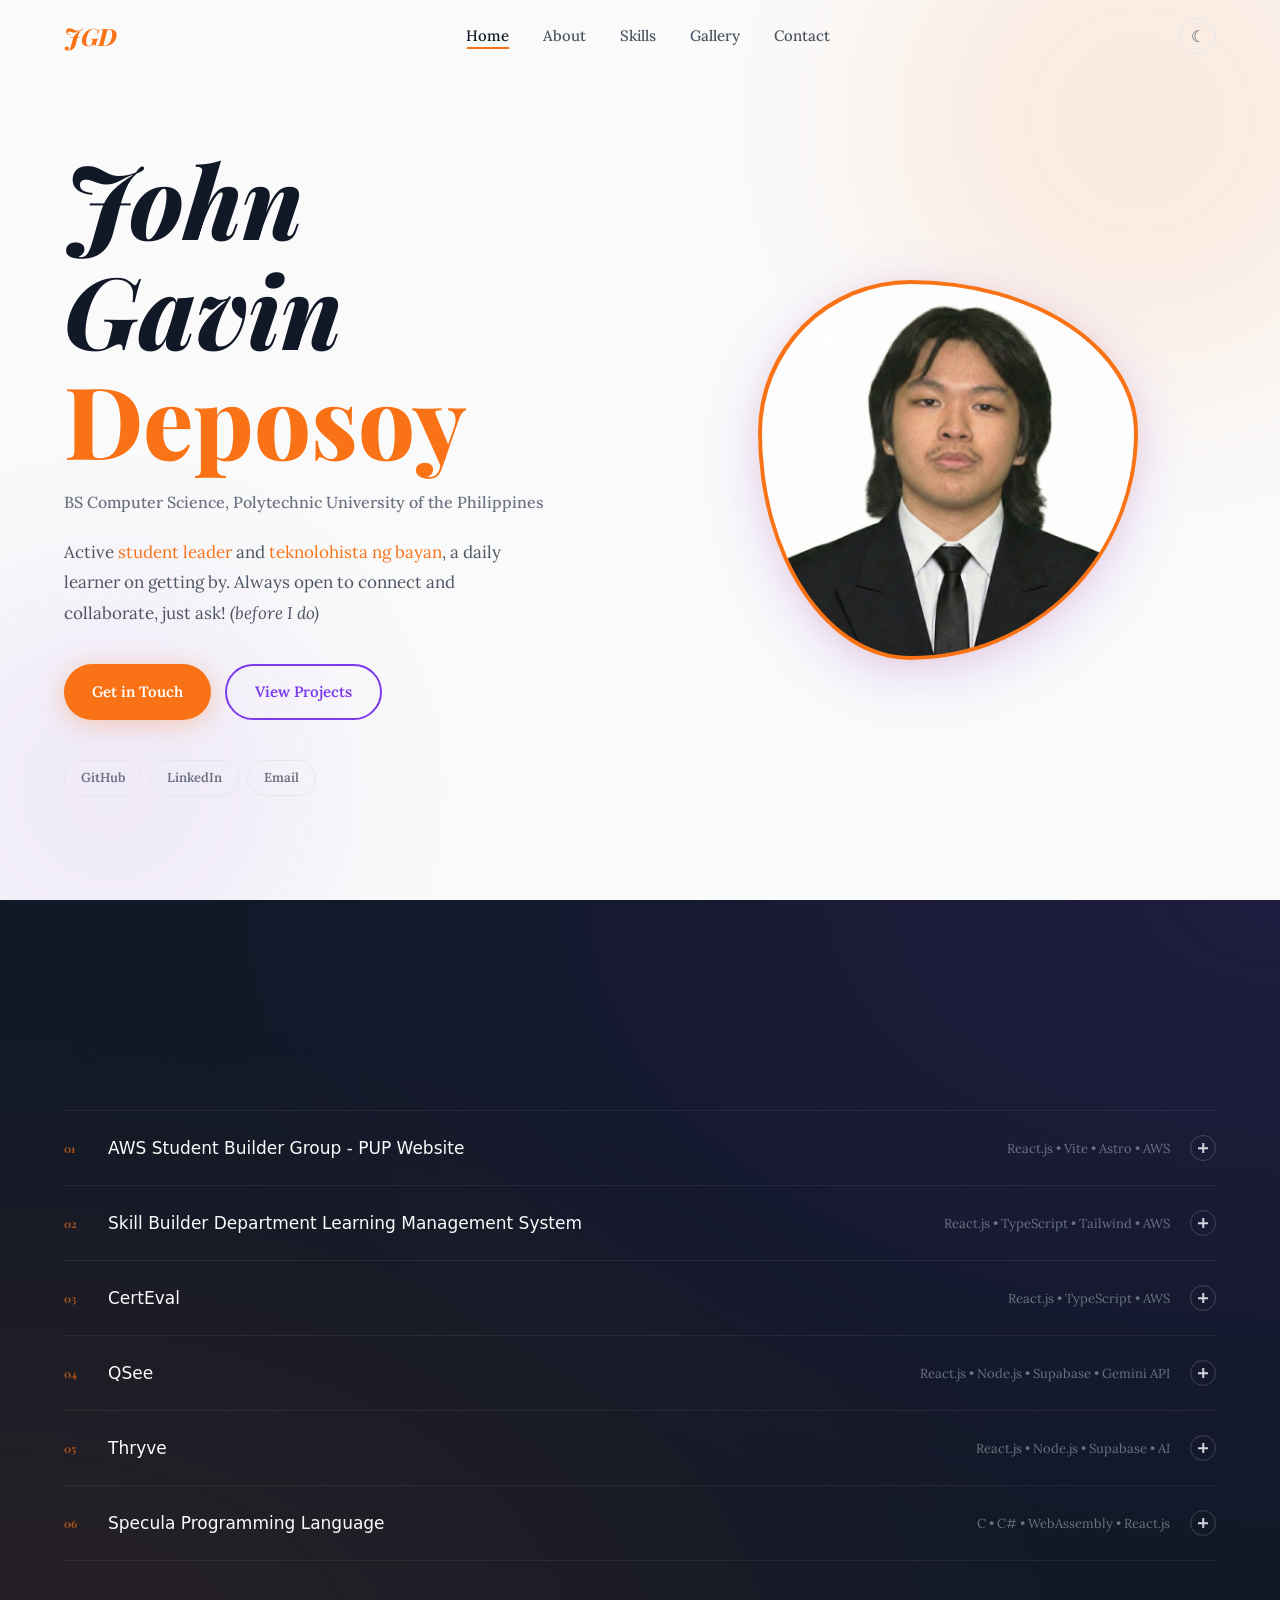
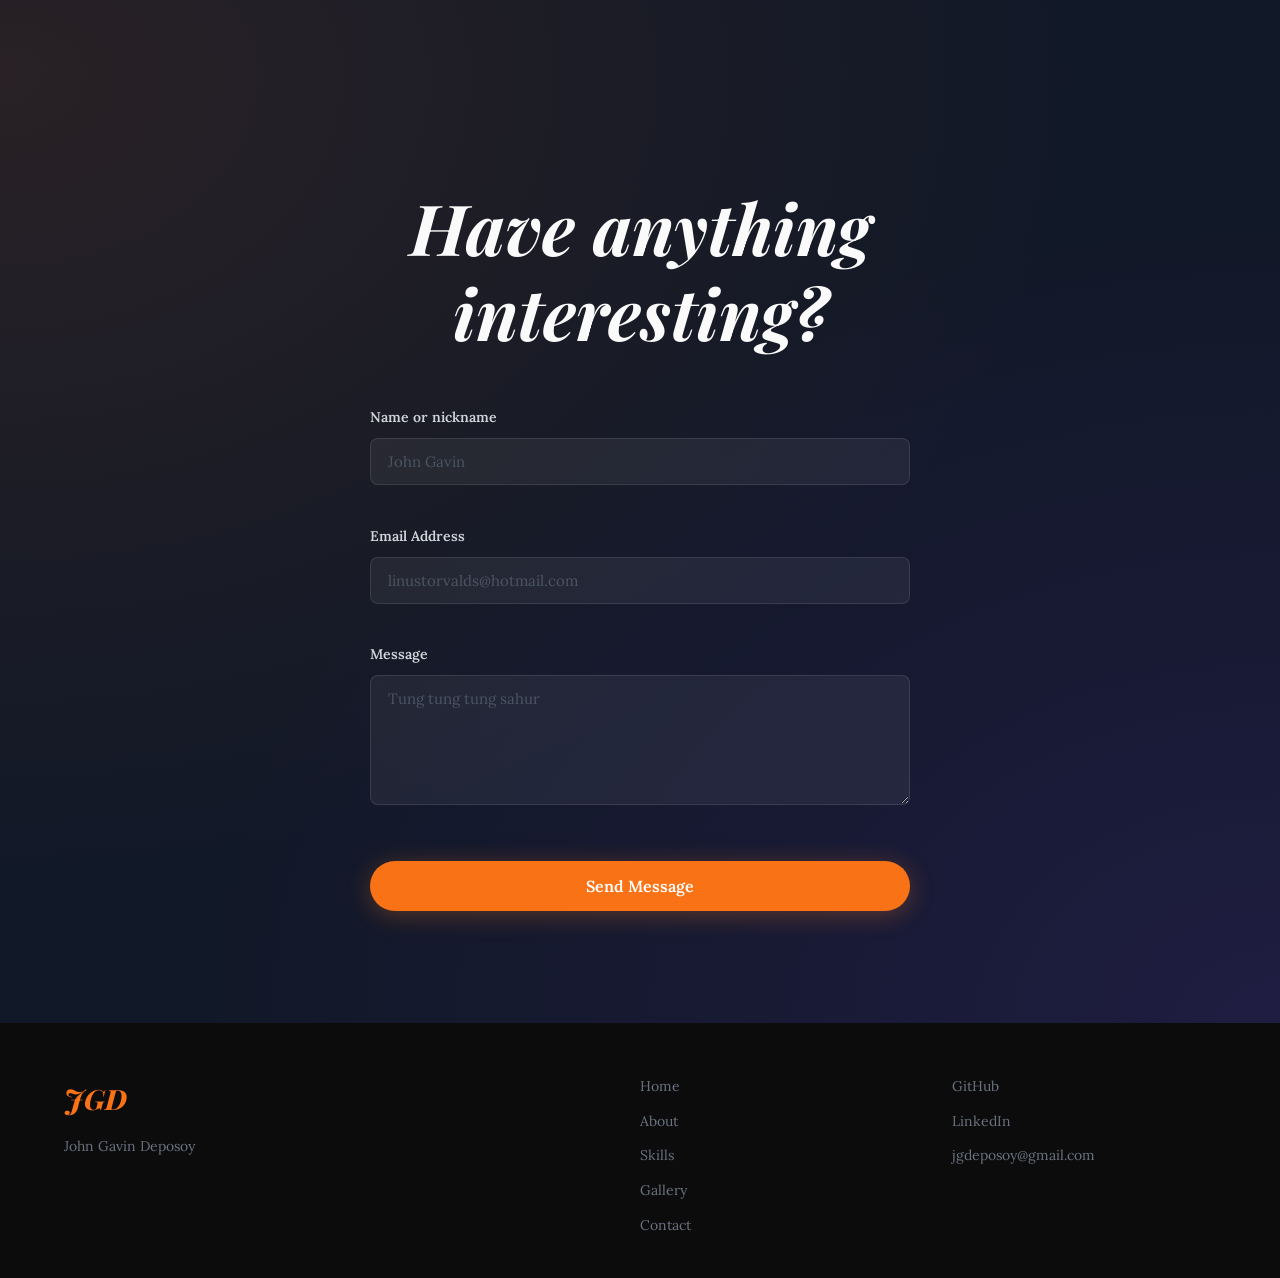
<file: index.html>
<!DOCTYPE html>
<html lang="en">

<head>
    <meta charset="UTF-8">
    <meta name="viewport" content="width=device-width, initial-scale=1.0">
    <meta name="description"
        content="John Gavin Deposoy - BS Computer Science at PUP Manila. Developer, cloud enthusiast, and open source contributor.">
    <meta name="author" content="John Gavin Deposoy">
    <title>John Gavin Deposoy | Portfolio</title>
    <link rel="preconnect" href="https://fonts.googleapis.com">
    <link rel="preconnect" href="https://fonts.gstatic.com" crossorigin>
    <link
        href="https://fonts.googleapis.com/css2?family=Playfair+Display:ital,wght@0,400;0,600;0,700;0,800;1,400;1,600&family=Lora:ital,wght@0,400;0,500;0,600;1,400;1,500&display=swap"
        rel="stylesheet">
    <link rel="stylesheet" href="css/style.css">
    <link rel="stylesheet" href="css/responsive.css">
    <link rel="icon" href="images/favicon.svg" type="image/svg+xml">
</head>

<body>

    <div id="cursor-dot" aria-hidden="true"></div>
    <div id="cursor-ring" aria-hidden="true"></div>

    <!-- ============================================================
         NAVIGATION
         ============================================================ -->
    <header id="main-header">
        <nav class="navbar container">
            <a href="index.html" class="nav-logo">JGD</a>
            <ul class="nav-links" id="nav-links" role="list">
                <li><a href="index.html" class="nav-link active">Home</a></li>
                <li><a href="about.html" class="nav-link">About</a></li>
                <li><a href="skills.html" class="nav-link">Skills</a></li>
                <li><a href="gallery.html" class="nav-link">Gallery</a></li>
                <li><a href="#contact" class="nav-link">Contact</a></li>
            </ul>
            <div class="nav-actions">
                <button class="dark-mode-toggle" id="dark-mode-toggle" aria-label="Switch to dark mode">
                    <span id="theme-icon">&#9790;</span>
                </button>
                <button class="nav-toggle" id="nav-toggle" aria-label="Toggle navigation" aria-expanded="false">
                    <span></span><span></span><span></span>
                </button>
            </div>
        </nav>
    </header>


    <!-- ============================================================
         HERO
         ============================================================ -->
    <section id="hero" class="hero-section">
        <div class="hero-bg-orb orb-1" aria-hidden="true"></div>
        <div class="hero-bg-orb orb-2" aria-hidden="true"></div>

        <div class="container hero-inner">

            <div class="hero-text">

                <h1 style="font-size: 100px;" class="hero-name">
                    John Gavin<br>
                    <span class="accent-text">Deposoy</span>
                </h1>

                <p class="hero-subtitle">BS Computer Science, Polytechnic University of the Philippines</p>

                <p class="hero-intro">
                    Active<span class="accent-text"> student leader </span> and <span class="accent-text">teknolohista
                        ng bayan</span>,
                    a daily learner on getting by. Always open to connect and collaborate, just ask! <i>(before I
                        do)</i>
                </p>

                <div class="hero-actions">
                    <a href="#contact" class="btn btn-primary" id="hero-cta">Get in Touch</a>
                    <a href="gallery.html" class="btn btn-outline" id="hero-gallery">View Projects</a>
                </div>

                <div class="hero-socials">
                    <a href="https://github.com/paisenpai" target="_blank" rel="noopener noreferrer" class="social-link"
                        id="hero-github">GitHub</a>
                    <a href="https://www.linkedin.com/in/johngavindeposoy/" target="_blank" rel="noopener noreferrer"
                        class="social-link" id="hero-linkedin">LinkedIn</a>
                    <a href="mailto:jgdeposoy@gmail.com" class="social-link" id="hero-email">Email</a>
                </div>
            </div>

            <div class="hero-image">
                <div class="profile-frame">
                    <img src="images/profile.png" alt="John Gavin Deposoy" class="profile-img" id="profile-photo">
                </div>
            </div>

        </div>
    </section>


    <!-- ============================================================
         PROJECTS LIST (accordion)
         Images appear inside each expanded item.
         ============================================================ -->
    <section id="projects-list" class="projects-list-section">
        <div class="container">

            <div class="hero-name">
                <h1>Projects</h1>
            </div>

            <div class="accordion" id="projects-accordion">

                <div class="accordion-item">
                    <button class="accordion-header" aria-expanded="false" id="acc-btn-1" aria-controls="acc-body-1">
                        <span class="acc-num">01</span>
                        <span class="acc-title">AWS Student Builder Group - PUP Website</span>
                        <span class="acc-tags">React.js &bull; Vite &bull; Astro &bull; AWS</span>
                        <span class="acc-icon" aria-hidden="true"></span>
                    </button>
                    <div class="accordion-body" id="acc-body-1" role="region" aria-labelledby="acc-btn-1">
                        <div class="accordion-body-inner">
                            <p>Official website for AWS Student Builder Group - PUP. Showcases projects, events, and
                                serves as the central hub for the community.Also contains the org's ID Finder tool.
                                Utilized and visited by hundreds monthly.</p>
                            <img src="images/projects/acc-awscc.png" alt="AWSCC PUP Website preview"
                                class="acc-project-img">
                            <a href="https://awsccpup.cloud/" target="_blank" rel="noopener noreferrer"
                                class="project-link">View Live Site &rarr;</a>
                        </div>
                    </div>
                </div>

                <div class="accordion-item">
                    <button class="accordion-header" aria-expanded="false" id="acc-btn-2" aria-controls="acc-body-2">
                        <span class="acc-num">02</span>
                        <span class="acc-title">Skill Builder Department Learning Management System</span>
                        <span class="acc-tags">React.js &bull; TypeScript &bull; Tailwind &bull; AWS</span>
                        <span class="acc-icon" aria-hidden="true"></span>
                    </button>
                    <div class="accordion-body" id="acc-body-2" role="region" aria-labelledby="acc-btn-2">
                        <div class="accordion-body-inner">
                            <p>Specialized Learning Management System for the AWS Student Builder Group - PUP Skill
                                Builder Department, hosting all learning materials
                                and modules for the department. Currently in use by hundreds of members of the
                                organization.</p>
                            <img src="images/projects/acc-lms.png" alt="Skill Builder LMS preview"
                                class="acc-project-img">
                            <a href="https://sbd.awsccpup.cloud/" target="_blank" rel="noopener noreferrer"
                                class="project-link">View Live Site &rarr;</a>
                        </div>
                    </div>
                </div>

                <div class="accordion-item">
                    <button class="accordion-header" aria-expanded="false" id="acc-btn-3" aria-controls="acc-body-3">
                        <span class="acc-num">03</span>
                        <span class="acc-title">CertEval</span>
                        <span class="acc-tags">React.js &bull; TypeScript &bull; AWS</span>
                        <span class="acc-icon" aria-hidden="true"></span>
                    </button>
                    <div class="accordion-body" id="acc-body-3" role="region" aria-labelledby="acc-btn-3">
                        <div class="accordion-body-inner">
                            <p>Certificate and event feedback automation system for AWS Student Builder Group - PUP
                                events and workshops.</p>
                            <!-- <img src="images/projects/acc-certeval.png" alt="CertEval preview" class="acc-project-img"> -->
                            <a href="https://certeval.awsccpup.cloud/" target="_blank" rel="noopener noreferrer"
                                class="project-link">View Live Site &rarr;</a>
                        </div>
                    </div>
                </div>

                <div class="accordion-item">
                    <button class="accordion-header" aria-expanded="false" id="acc-btn-4" aria-controls="acc-body-4">
                        <span class="acc-num">04</span>
                        <span class="acc-title">QSee</span>
                        <span class="acc-tags">React.js &bull; Node.js &bull; Supabase &bull; Gemini API</span>
                        <span class="acc-icon" aria-hidden="true"></span>
                    </button>
                    <div class="accordion-body" id="acc-body-4" role="region" aria-labelledby="acc-btn-4">
                        <div class="accordion-body-inner">
                            <p>Civil complaint forum and issue
                                tracker with user and admin access. Specialized and made for the Quezon City LGU. Won QC
                                Innohub 2025.</p>
                            <img src="images/projects/acc-qsee.png" alt="QSee preview" class="acc-project-img">
                            <a href="https://gitgyud-sparkfest.vercel.app/map" class="project-link">View Live Site
                                &rarr;</a>
                        </div>
                    </div>
                </div>

                <div class="accordion-item">
                    <button class="accordion-header" aria-expanded="false" id="acc-btn-5" aria-controls="acc-body-5">
                        <span class="acc-num">05</span>
                        <span class="acc-title">Thryve</span>
                        <span class="acc-tags">React.js &bull; Node.js &bull; Supabase &bull; AI</span>
                        <span class="acc-icon" aria-hidden="true"></span>
                    </button>
                    <div class="accordion-body" id="acc-body-5" role="region" aria-labelledby="acc-btn-5">
                        <div class="accordion-body-inner">
                            <p> Business feature prototyping powered by AI, includes dashboard and Real Time Chat for
                                unified team workflows. Aimed to reduce prototype costs for startups and MSMEs. BPI
                                Datawave Hackathon 2025 entry.</p>
                            <img src="images/projects/acc-thryve.png" alt="Thryve preview" class="acc-project-img">
                            <a href="https://www.figma.com/design/VYNws9KZtzvOF0RXOD0d07/THRYVE-PROTOTYPE?t=OOfgPpmj1xPUJ6WT-0"
                                class="project-link">View Prototype &rarr;</a>
                        </div>
                    </div>
                </div>

                <div class="accordion-item">
                    <button class="accordion-header" aria-expanded="false" id="acc-btn-6" aria-controls="acc-body-6">
                        <span class="acc-num">06</span>
                        <span class="acc-title">Specula Programming Language</span>
                        <span class="acc-tags">C &bull; C# &bull; WebAssembly &bull; React.js</span>
                        <span class="acc-icon" aria-hidden="true"></span>
                    </button>
                    <div class="accordion-body" id="acc-body-6" role="region" aria-labelledby="acc-btn-6">
                        <div class="accordion-body-inner">
                            <p>A programming language focused on concurrency and communication, with a lexer and parser
                                built from scratch.</p>
                            <img src="images/projects/acc-specula.png" alt="Specula PL preview" class="acc-project-img">
                            <a href="https://sky1sbloo.github.io/specula-pl/" target="_blank" rel="noopener noreferrer"
                                class="project-link">View Live Site &rarr;</a>
                        </div>
                    </div>
                </div>

            </div>
        </div>
    </section>


    <!-- ============================================================
         CONTACT
         ============================================================ -->
    <section id="contact" class="contact-section reveal">
        <div class="container">
            <div class="section-intro centered">
                <h1><i>Have anything interesting?</i></h1>
            </div>
            <form id="contact-form" class="contact-form" novalidate>
                <div class="form-group">
                    <label for="contact-name">Name or nickname</label>
                    <input type="text" id="contact-name" name="name" placeholder="John Gavin" required
                        autocomplete="name">
                    <span class="form-error" id="error-name" aria-live="polite"></span>
                </div>
                <div class="form-group">
                    <label for="contact-email">Email Address</label>
                    <input type="email" id="contact-email" name="email" placeholder="linustorvalds@hotmail.com" required
                        autocomplete="email">
                    <span class="form-error" id="error-email" aria-live="polite"></span>
                </div>
                <div class="form-group">
                    <label for="contact-message">Message</label>
                    <textarea id="contact-message" name="message" rows="5" placeholder="Tung tung tung sahur"
                        required></textarea>
                    <span class="form-error" id="error-message" aria-live="polite"></span>
                </div>
                <button type="submit" class="btn btn-primary btn-submit" id="submit-btn">Send Message</button>
            </form>
        </div>
    </section>


    <!-- ============================================================
         FOOTER
         ============================================================ -->
    <footer class="footer">
        <div class="container footer-inner">
            <div class="footer-brand">
                <span class="footer-logo">JGD</span>
                <p>John Gavin Deposoy</p>
            </div>
            <nav class="footer-links" aria-label="Footer navigation">
                <a href="index.html">Home</a>
                <a href="about.html">About</a>
                <a href="skills.html">Skills</a>
                <a href="gallery.html">Gallery</a>
                <a href="#contact">Contact</a>
            </nav>
            <div class="footer-socials">
                <a href="https://github.com/paisenpai" target="_blank" rel="noopener noreferrer">GitHub</a>
                <a href="https://www.linkedin.com/in/johngavindeposoy/" target="_blank"
                    rel="noopener noreferrer">LinkedIn</a>
                <a href="mailto:jgdeposoy@gmail.com">jgdeposoy@gmail.com</a>
            </div>
        </div>
    </footer>

    <button id="back-to-top" class="back-to-top" aria-label="Back to top">&#8593;</button>

    <script src="js/accordion.js"></script>
    <script src="js/script.js"></script>

</body>

</html>
</file>
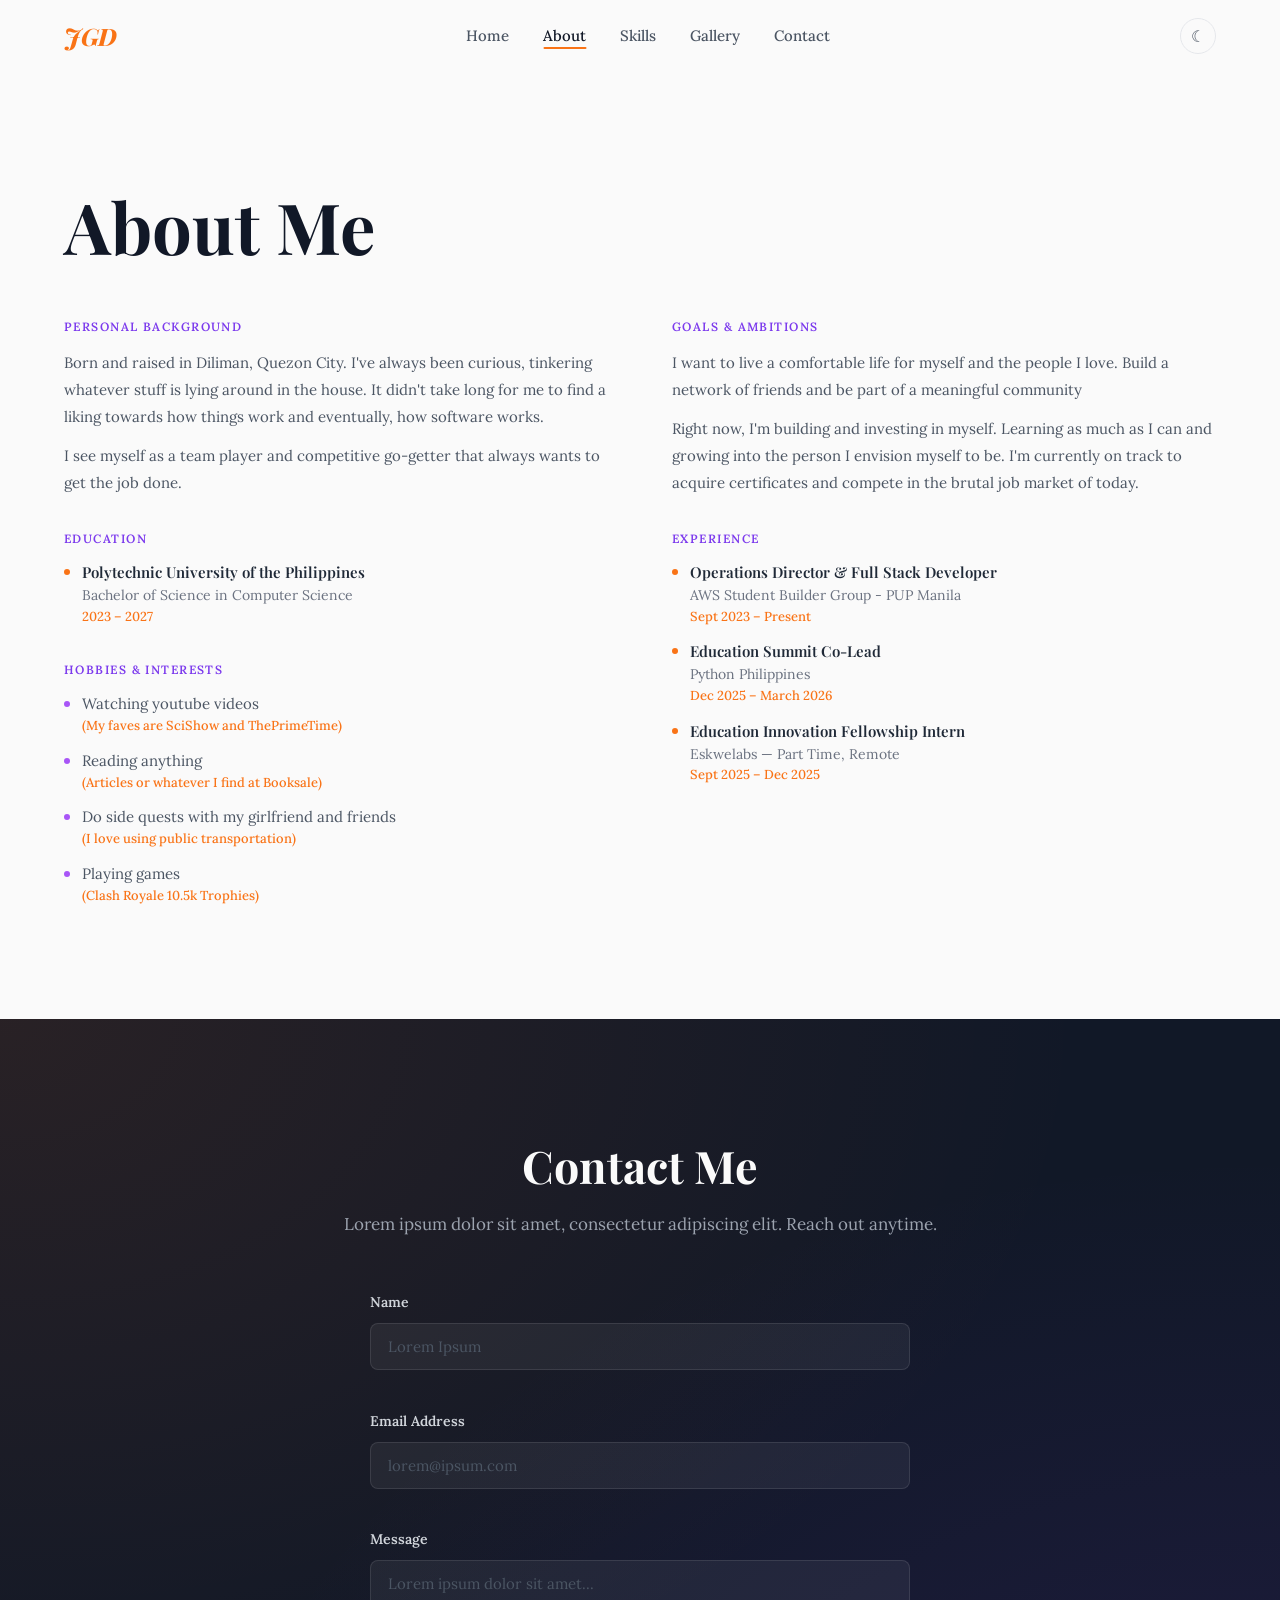
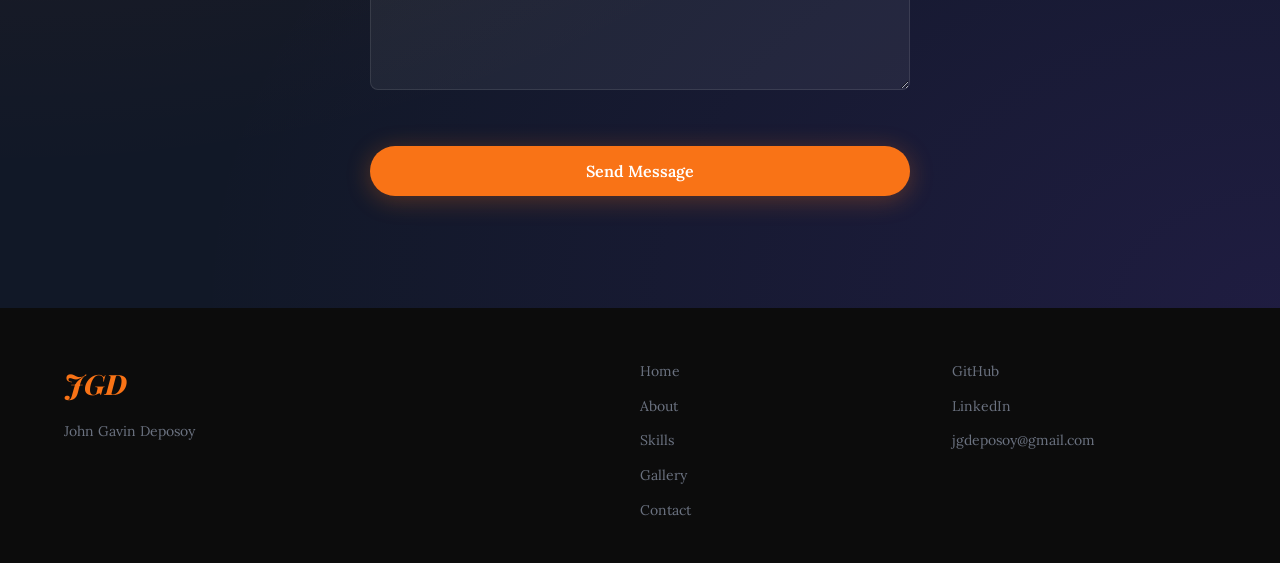
<file: about.html>
<!DOCTYPE html>
<html lang="en">

<head>
    <meta charset="UTF-8">
    <meta name="viewport" content="width=device-width, initial-scale=1.0">
    <meta name="description"
        content="About John Gavin Deposoy - BS Computer Science student at PUP Manila, developer and cloud enthusiast.">
    <meta name="author" content="John Gavin Deposoy">
    <title>About | John Gavin Deposoy</title>
    <link rel="icon" href="images/favicon.svg" type="image/svg+xml">
    <link rel="preconnect" href="https://fonts.googleapis.com">
    <link rel="preconnect" href="https://fonts.gstatic.com" crossorigin>
    <link
        href="https://fonts.googleapis.com/css2?family=Playfair+Display:ital,wght@0,400;0,600;0,700;0,800;1,400;1,600&family=Lora:ital,wght@0,400;0,500;0,600;1,400;1,500&display=swap"
        rel="stylesheet">
    <link rel="stylesheet" href="css/style.css">
    <link rel="stylesheet" href="css/responsive.css">
</head>

<body>

    <div id="cursor-dot" aria-hidden="true"></div>
    <div id="cursor-ring" aria-hidden="true"></div>

    <!-- ============================================================
         NAVIGATION
         ============================================================ -->
    <header id="main-header">
        <nav class="navbar container">
            <a href="index.html" class="nav-logo">JGD</a>
            <ul class="nav-links" id="nav-links" role="list">
                <li><a href="index.html" class="nav-link">Home</a></li>
                <li><a href="about.html" class="nav-link active">About</a></li>
                <li><a href="skills.html" class="nav-link">Skills</a></li>
                <li><a href="gallery.html" class="nav-link">Gallery</a></li>
                <li><a href="#contact" class="nav-link">Contact</a></li>
            </ul>
            <div class="nav-actions">
                <button class="dark-mode-toggle" id="dark-mode-toggle" aria-label="Switch to dark mode">
                    <span id="theme-icon">&#9790;</span>
                </button>
                <button class="nav-toggle" id="nav-toggle" aria-label="Toggle navigation" aria-expanded="false">
                    <span></span><span></span><span></span>
                </button>
            </div>
        </nav>
    </header>


    <!-- ============================================================
         ABOUT ME
         ============================================================ -->
    <section id="about" class="about-section" style="padding-top: calc(var(--nav-height) + var(--section-pad));">
        <div class="container">

            <div class="section-intro">
                <h1>About Me</h1>
            </div>

            <div class="about-grid reveal">

                <div class="about-col">

                    <h3>Personal Background</h3>
                    <p>
                        Born and raised in Diliman, Quezon City. I've always been curious, tinkering whatever stuff is
                        lying around in the house. It didn't take long for me to find a liking towards how things work
                        and eventually, how software works.
                    </p>
                    <p>
                        I see myself as a team player and competitive go-getter that always wants to get the job
                        done.
                    </p>

                    <h3>Education</h3>
                    <ul class="about-list">
                        <li>
                            <strong>Polytechnic University of the Philippines</strong>
                            <span>Bachelor of Science in Computer Science</span>
                            <span class="list-meta">2023 &ndash; 2027</span>
                        </li>
                    </ul>

                    <h3>Hobbies &amp; Interests</h3>
                    <ul class="about-list hobbies-list">
                        <li>Watching youtube videos <span class="list-meta">(My faves are SciShow and
                                ThePrimeTime)</span></li>
                        <li>Reading anything <span class="list-meta">(Articles or whatever I find at Booksale)</span>
                        </li>
                        <li>Do side quests with my girlfriend and friends <span class="list-meta">(I love using public
                                transportation)</span></li>
                        <li>Playing games <span class="list-meta">(Clash Royale 10.5k Trophies)</span></li>

                    </ul>

                </div>

                <div class="about-col">

                    <h3>Goals &amp; Ambitions</h3>
                    <p>
                        I want to live a comfortable life for myself and the people I love. Build a network of friends
                        and be part of a meaningful community
                    </p>
                    <p>
                        Right now, I'm building and investing in myself. Learning as much as I can and growing into the
                        person I envision myself to be. I'm currently on track to acquire certificates and compete in
                        the brutal job market of today.
                    </p>

                    <h3>Experience</h3>
                    <ul class="about-list experience-list">
                        <li>
                            <strong>Operations Director &amp; Full Stack Developer</strong>
                            <span>AWS Student Builder Group - PUP Manila</span>
                            <span class="list-meta">Sept 2023 &ndash; Present</span>
                        </li>
                        <li>
                            <strong>Education Summit Co-Lead</strong>
                            <span>Python Philippines</span>
                            <span class="list-meta">Dec 2025 &ndash; March 2026</span>
                        </li>
                        <li>
                            <strong>Education Innovation Fellowship Intern</strong>
                            <span>Eskwelabs &mdash; Part Time, Remote</span>
                            <span class="list-meta">Sept 2025 &ndash; Dec 2025</span>
                        </li>

                    </ul>

                </div>

            </div>
        </div>
    </section>


    <!-- ============================================================
         CONTACT
         ============================================================ -->
    <section id="contact" class="contact-section reveal">
        <div class="container">
            <div class="section-intro centered">
                <h2>Contact Me</h2>
                <p>Lorem ipsum dolor sit amet, consectetur adipiscing elit. Reach out anytime.</p>
            </div>
            <form id="contact-form" class="contact-form" novalidate>
                <div class="form-group">
                    <label for="contact-name">Name</label>
                    <input type="text" id="contact-name" name="name" placeholder="Lorem Ipsum" required
                        autocomplete="name">
                    <span class="form-error" id="error-name" aria-live="polite"></span>
                </div>
                <div class="form-group">
                    <label for="contact-email">Email Address</label>
                    <input type="email" id="contact-email" name="email" placeholder="lorem@ipsum.com" required
                        autocomplete="email">
                    <span class="form-error" id="error-email" aria-live="polite"></span>
                </div>
                <div class="form-group">
                    <label for="contact-message">Message</label>
                    <textarea id="contact-message" name="message" rows="5" placeholder="Lorem ipsum dolor sit amet..."
                        required></textarea>
                    <span class="form-error" id="error-message" aria-live="polite"></span>
                </div>
                <button type="submit" class="btn btn-primary btn-submit" id="submit-btn">Send Message</button>
            </form>
        </div>
    </section>


    <!-- ============================================================
         FOOTER
         ============================================================ -->
    <footer class="footer">
        <div class="container footer-inner">
            <div class="footer-brand">
                <span class="footer-logo">JGD</span>
                <p>John Gavin Deposoy</p>
            </div>
            <nav class="footer-links" aria-label="Footer navigation">
                <a href="index.html">Home</a>
                <a href="about.html">About</a>
                <a href="skills.html">Skills</a>
                <a href="gallery.html">Gallery</a>
                <a href="#contact">Contact</a>
            </nav>
            <div class="footer-socials">
                <a href="https://github.com/paisenpai" target="_blank" rel="noopener noreferrer">GitHub</a>
                <a href="https://www.linkedin.com/in/johngavindeposoy/" target="_blank"
                    rel="noopener noreferrer">LinkedIn</a>
                <a href="mailto:jgdeposoy@gmail.com">jgdeposoy@gmail.com</a>
            </div>
        </div>
    </footer>

    <button id="back-to-top" class="back-to-top" aria-label="Back to top">&#8593;</button>

    <script src="js/script.js"></script>

</body>

</html>
</file>
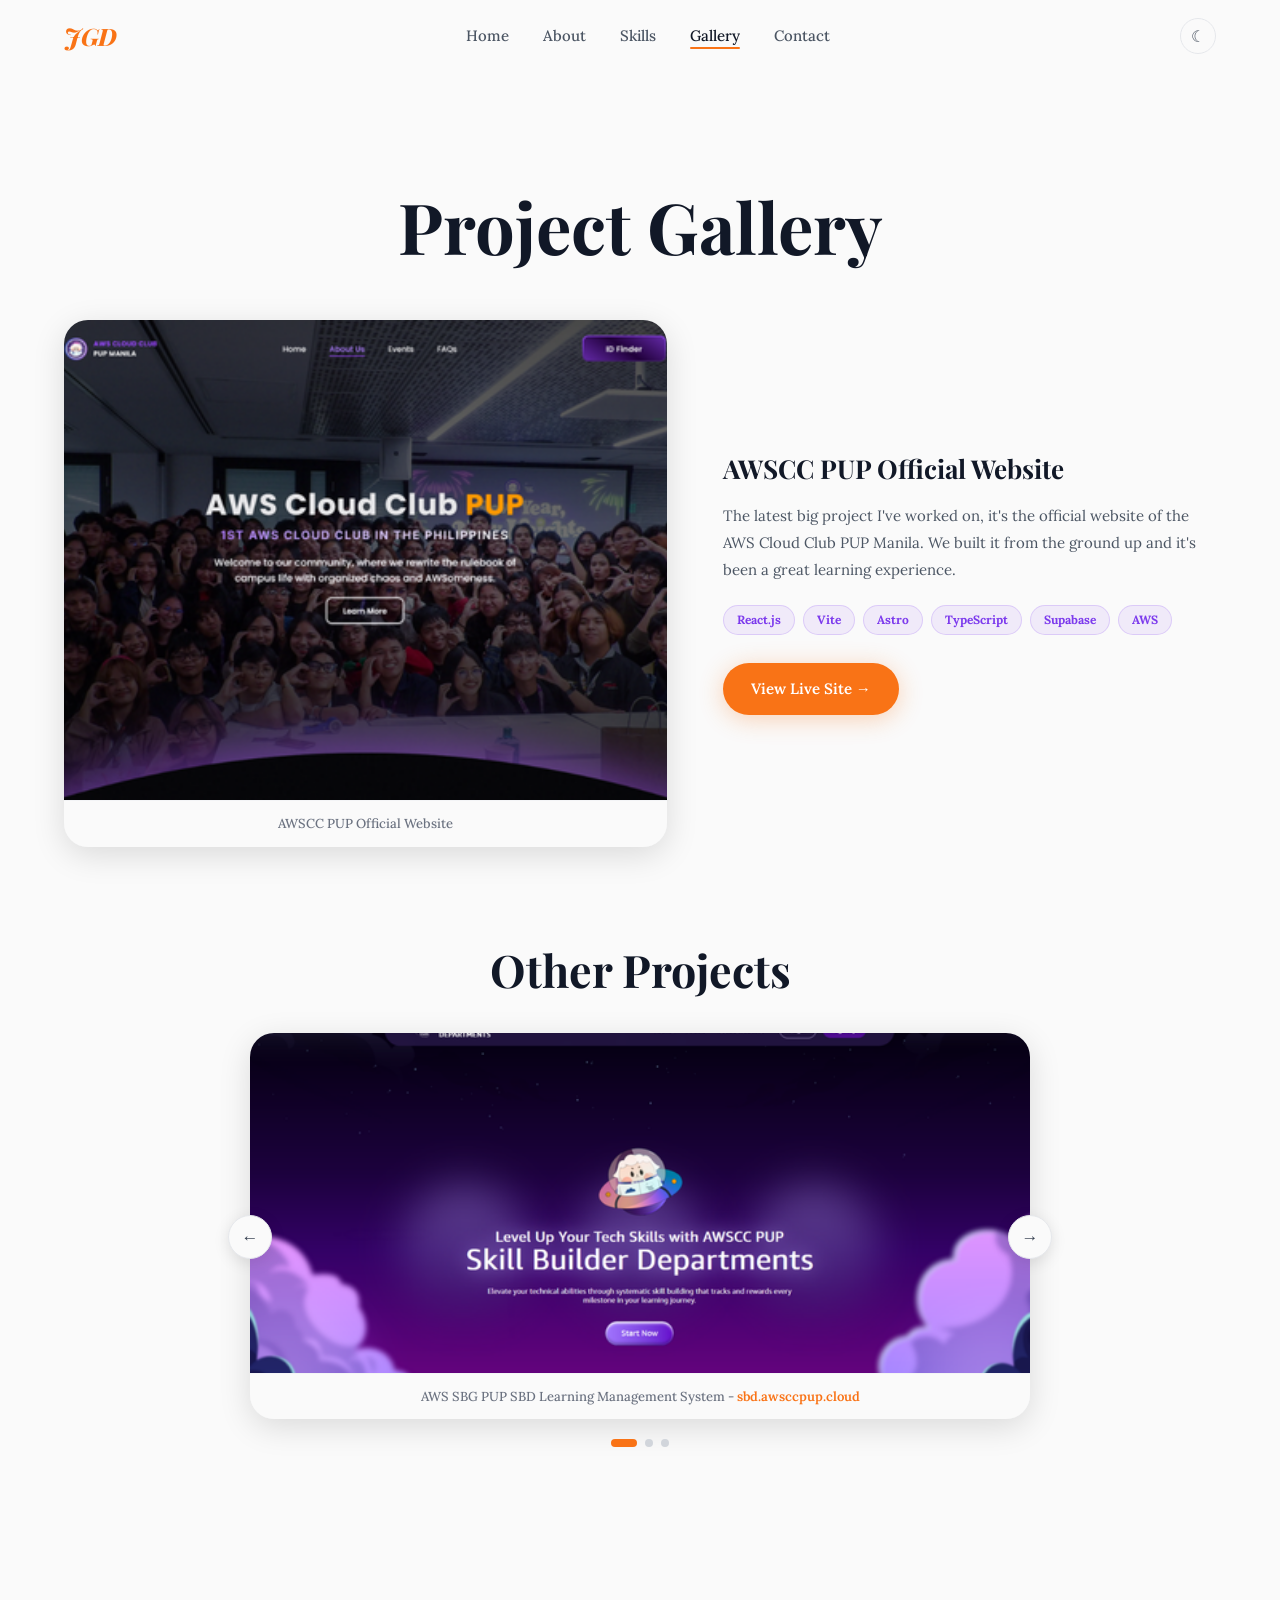
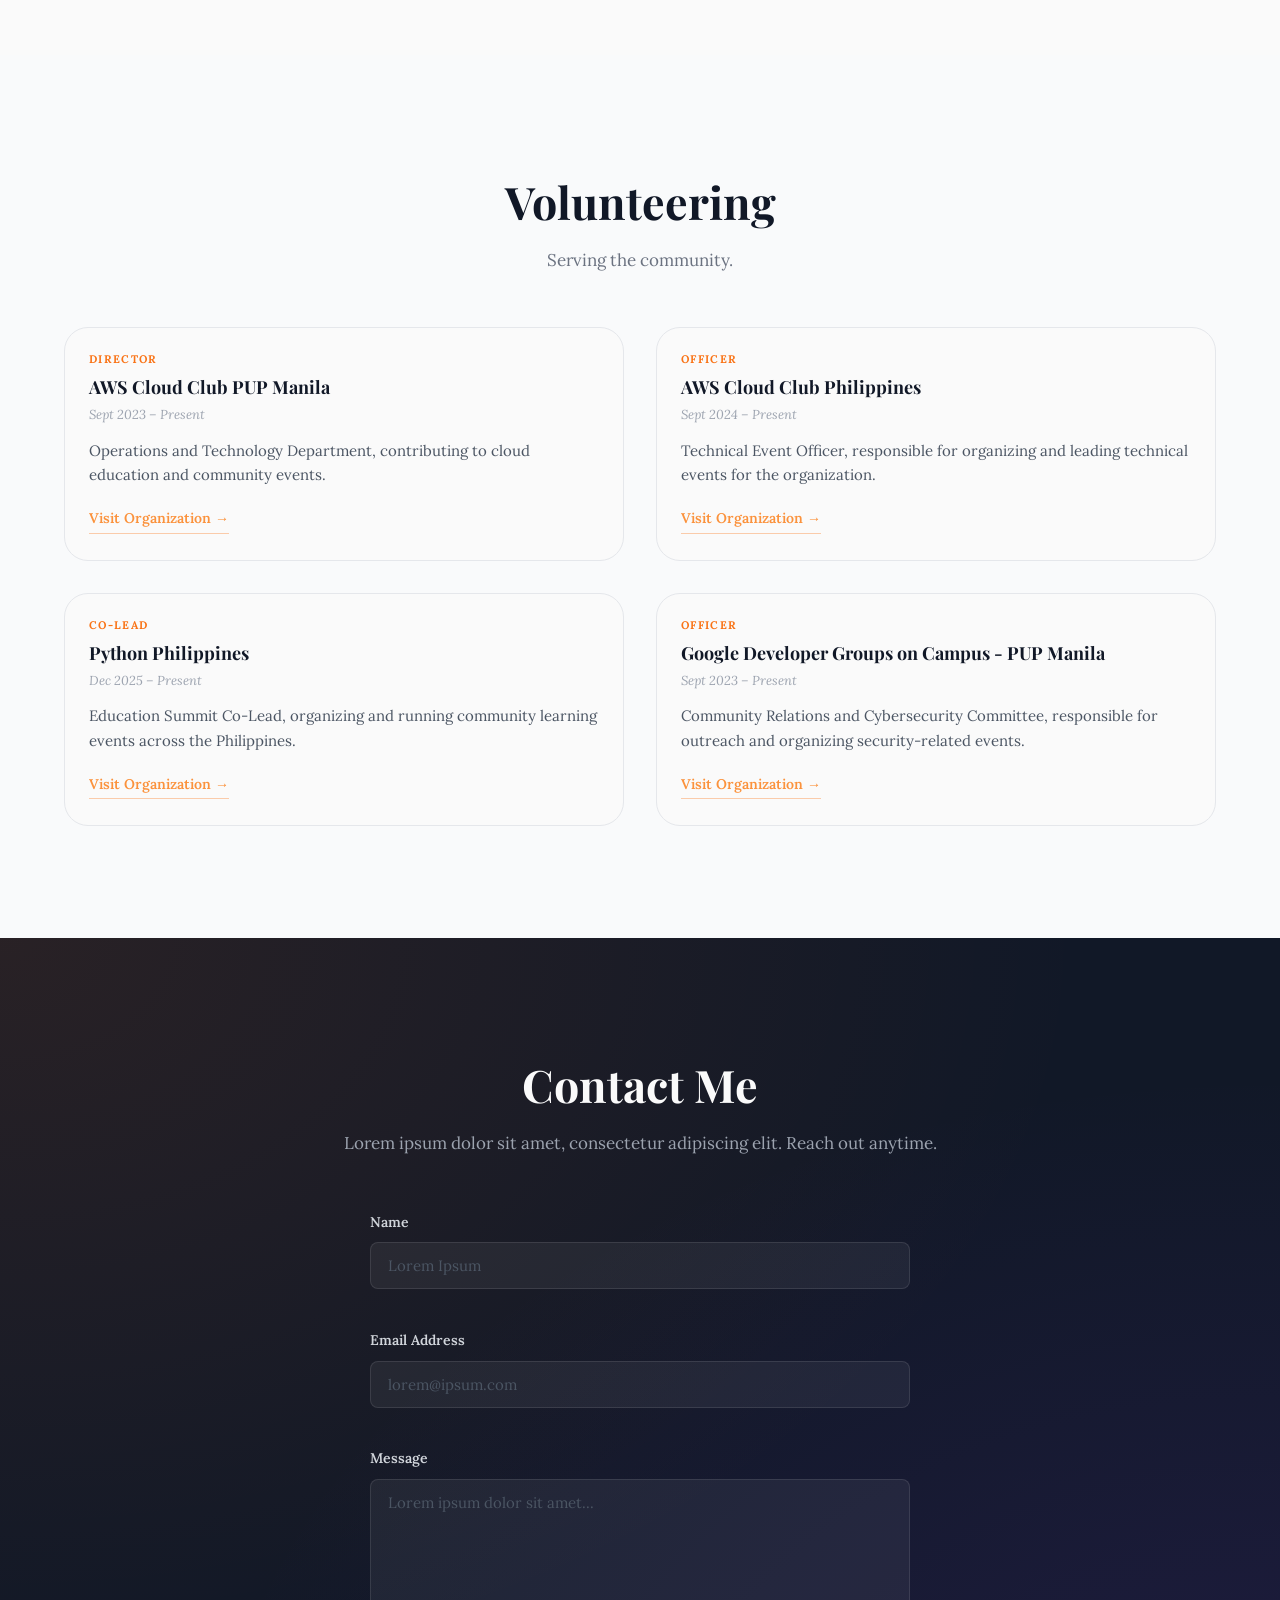
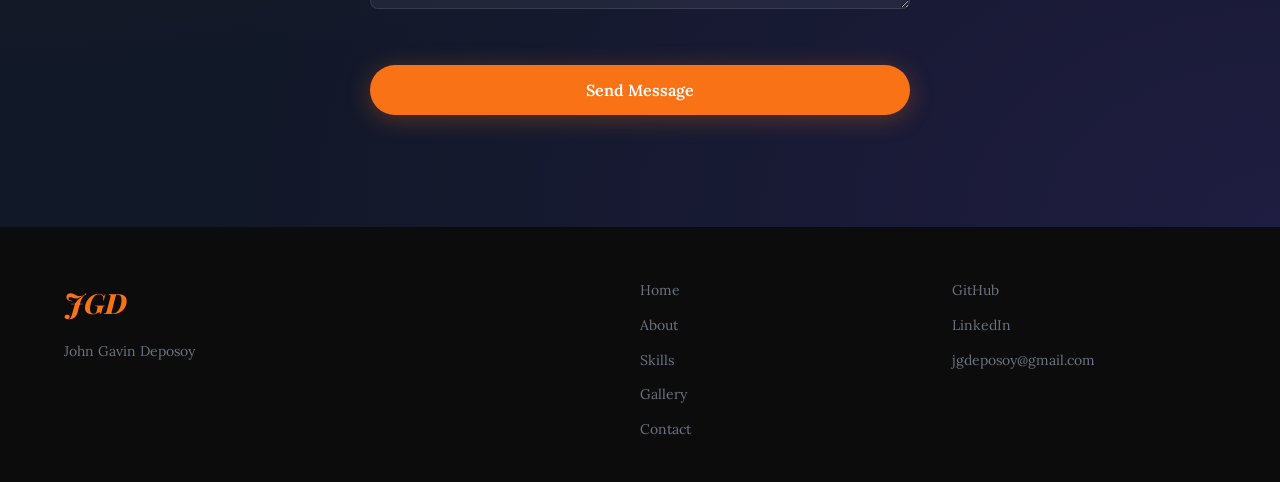
<file: gallery.html>
<!DOCTYPE html>
<html lang="en">

<head>
    <meta charset="UTF-8">
    <meta name="viewport" content="width=device-width, initial-scale=1.0">
    <meta name="description"
        content="Project gallery and volunteer work of John Gavin Deposoy - web development projects and community contributions.">
    <meta name="author" content="John Gavin Deposoy">
    <title>Gallery | John Gavin Deposoy</title>
    <link rel="preconnect" href="https://fonts.googleapis.com">
    <link rel="preconnect" href="https://fonts.gstatic.com" crossorigin>
    <link
        href="https://fonts.googleapis.com/css2?family=Playfair+Display:ital,wght@0,400;0,600;0,700;0,800;1,400;1,600&family=Lora:ital,wght@0,400;0,500;0,600;1,400;1,500&display=swap"
        rel="stylesheet">
    <link rel="stylesheet" href="css/style.css">
    <link rel="stylesheet" href="css/responsive.css">
    <link rel="icon" href="images/favicon.svg" type="image/svg+xml">
</head>

<body>

    <div id="cursor-dot" aria-hidden="true"></div>
    <div id="cursor-ring" aria-hidden="true"></div>

    <!-- ============================================================
         NAVIGATION
         ============================================================ -->
    <header id="main-header">
        <nav class="navbar container">
            <a href="index.html" class="nav-logo">JGD</a>
            <ul class="nav-links" id="nav-links" role="list">
                <li><a href="index.html" class="nav-link">Home</a></li>
                <li><a href="about.html" class="nav-link">About</a></li>
                <li><a href="skills.html" class="nav-link">Skills</a></li>
                <li><a href="gallery.html" class="nav-link active">Gallery</a></li>
                <li><a href="#contact" class="nav-link">Contact</a></li>
            </ul>
            <div class="nav-actions">
                <button class="dark-mode-toggle" id="dark-mode-toggle" aria-label="Switch to dark mode">
                    <span id="theme-icon">&#9790;</span>
                </button>
                <button class="nav-toggle" id="nav-toggle" aria-label="Toggle navigation" aria-expanded="false">
                    <span></span><span></span><span></span>
                </button>
            </div>
        </nav>
    </header>


    <!-- ============================================================
         PROJECT GALLERY
         ============================================================ -->
    <section id="gallery" class="gallery-section" style="padding-top: calc(var(--nav-height) + var(--section-pad));">
        <div class="container">

            <div class="section-intro centered">
                <h1>Project Gallery</h1>
            </div>

            <!-- Featured project -->
            <div class="gallery-featured reveal">

                <div class="featured-img-wrap">
                    <img src="images/projects/proj-featured.png" alt="AWSCC PUP Official Website screenshot"
                        class="featured-img" id="gallery-featured-img">
                    <p class="img-caption">AWSCC PUP Official Website</p>
                </div>

                <div class="featured-text">
                    <h3>AWSCC PUP Official Website</h3>
                    <p>The latest big project I've worked on, it's the official website of the AWS Cloud Club PUP
                        Manila. We built it from the ground up and it's been a great learning experience.</p>
                    <div class="tech-tags">
                        <span class="tag">React.js</span>
                        <span class="tag">Vite</span>
                        <span class="tag">Astro</span>
                        <span class="tag">TypeScript</span>
                        <span class="tag">Supabase</span>
                        <span class="tag">AWS</span>
                    </div>
                    <a href="https://awsccpup.cloud/" target="_blank" rel="noopener noreferrer" class="btn btn-primary"
                        id="featured-link">View Live Site &rarr;</a>
                </div>

            </div>

            <!-- Other Projects: centered text above 3-image carousel -->
            <div class="gallery-secondary reveal">

                <div class="section-intro centered">
                    <h2>Other Projects</h2>
                </div>

                <div class="carousel" id="gallery-carousel">
                    <div class="carousel-wrapper">
                        <div class="carousel-track" id="carousel-track">

                            <div class="carousel-slide">
                                <img src="images/projects/proj-1.png" alt="Skill Builder LMS screenshot"
                                    class="carousel-img">
                                <p class="img-caption">
                                    AWS SBG PUP SBD Learning Management System -
                                    <a href="https://sbd.awsccpup.cloud/" target="_blank"
                                        rel="noopener noreferrer">sbd.awsccpup.cloud</a>
                                </p>
                            </div>

                            <div class="carousel-slide">
                                <img src="images/projects/proj-2.png" alt="QSee screenshot" class="carousel-img">
                                <p class="img-caption">QSee &mdash; Civil Complaint Forum</p>
                            </div>

                            <div class="carousel-slide">
                                <img src="images/projects/proj-3.png" alt="Python Asia 2026" class="carousel-img">
                                <p class="img-caption">
                                    Python Asia 2026 &mdash;
                                    <a href="https://2026.pythonasia.org/" target="_blank"
                                        rel="noopener noreferrer">View Project</a>
                                </p>
                            </div>

                        </div>
                    </div>

                    <button class="carousel-prev" id="carousel-prev" aria-label="Previous slide">&#8592;</button>
                    <button class="carousel-next" id="carousel-next" aria-label="Next slide">&#8594;</button>

                    <div class="carousel-dots" role="tablist" aria-label="Carousel navigation">
                        <button class="carousel-dot active" role="tab" aria-label="Slide 1"
                            aria-selected="true"></button>
                        <button class="carousel-dot" role="tab" aria-label="Slide 2" aria-selected="false"></button>
                        <button class="carousel-dot" role="tab" aria-label="Slide 3" aria-selected="false"></button>
                    </div>
                </div>

            </div>

        </div>
    </section>


    <!-- ============================================================
         VOLUNTEER WORK
         ============================================================ -->
    <section id="volunteer" class="volunteer-section reveal">
        <div class="container">

            <div class="section-intro centered">
                <h2>Volunteering</h2>
                <p>Serving the community.</p>
            </div>

            <div class="volunteer-grid">

                <div class="volunteer-card">
                    <div class="volunteer-info">
                        <span class="volunteer-org">Director</span>
                        <h4>AWS Cloud Club PUP Manila</h4>
                        <span class="volunteer-dates">Sept 2023 &ndash; Present</span>
                        <p>Operations and Technology Department, contributing to cloud education and community events.
                        </p>
                        <a href="https://awsccpup.cloud/" target="_blank" rel="noopener noreferrer"
                            class="project-link">Visit Organization &rarr;</a>
                    </div>
                </div>


                <div class="volunteer-card">
                    <div class="volunteer-info">
                        <span class="volunteer-org">Officer</span>
                        <h4>AWS Cloud Club Philippines</h4>
                        <span class="volunteer-dates">Sept 2024 &ndash; Present</span>
                        <p>Technical Event Officer, responsible for organizing and leading technical events for the
                            organization.</p>
                        <a href="https://www.facebook.com/AWSCloudClubsPhilippines/" target="_blank"
                            rel="noopener noreferrer" class="project-link">Visit Organization &rarr;</a>
                    </div>
                </div>

                <div class="volunteer-card">
                    <div class="volunteer-info">
                        <span class="volunteer-org">Co-Lead</span>
                        <h4>Python Philippines</h4>
                        <span class="volunteer-dates">Dec 2025 &ndash; Present</span>
                        <p>Education Summit Co-Lead, organizing and running community learning events across the
                            Philippines.</p>
                        <a href="https://2026.pythonasia.org/" target="_blank" rel="noopener noreferrer"
                            class="project-link">Visit Organization &rarr;</a>
                    </div>
                </div>

                <div class="volunteer-card">
                    <div class="volunteer-info">
                        <span class="volunteer-org">Officer</span>
                        <h4>Google Developer Groups on Campus - PUP Manila</h4>
                        <span class="volunteer-dates">Sept 2023 &ndash; Present</span>
                        <p>Community Relations and Cybersecurity Committee, responsible for outreach and organizing
                            security-related events.</p>
                        <a href="https://gdg.community.dev/gdg-on-campus-polytechnic-university-of-the-philippines-manila-philippines/  "
                            target="_blank" rel="noopener noreferrer" class="project-link">Visit Organization &rarr;</a>
                    </div>
                </div>

            </div>

        </div>
    </section>


    <!-- ============================================================
         CONTACT
         ============================================================ -->
    <section id="contact" class="contact-section reveal">
        <div class="container">
            <div class="section-intro centered">
                <h2>Contact Me</h2>
                <p>Lorem ipsum dolor sit amet, consectetur adipiscing elit. Reach out anytime.</p>
            </div>
            <form id="contact-form" class="contact-form" novalidate>
                <div class="form-group">
                    <label for="contact-name">Name</label>
                    <input type="text" id="contact-name" name="name" placeholder="Lorem Ipsum" required
                        autocomplete="name">
                    <span class="form-error" id="error-name" aria-live="polite"></span>
                </div>
                <div class="form-group">
                    <label for="contact-email">Email Address</label>
                    <input type="email" id="contact-email" name="email" placeholder="lorem@ipsum.com" required
                        autocomplete="email">
                    <span class="form-error" id="error-email" aria-live="polite"></span>
                </div>
                <div class="form-group">
                    <label for="contact-message">Message</label>
                    <textarea id="contact-message" name="message" rows="5" placeholder="Lorem ipsum dolor sit amet..."
                        required></textarea>
                    <span class="form-error" id="error-message" aria-live="polite"></span>
                </div>
                <button type="submit" class="btn btn-primary btn-submit" id="submit-btn">Send Message</button>
            </form>
        </div>
    </section>


    <!-- ============================================================
         FOOTER
         ============================================================ -->
    <footer class="footer">
        <div class="container footer-inner">
            <div class="footer-brand">
                <span class="footer-logo">JGD</span>
                <p>John Gavin Deposoy</p>
            </div>
            <nav class="footer-links" aria-label="Footer navigation">
                <a href="index.html">Home</a>
                <a href="about.html">About</a>
                <a href="skills.html">Skills</a>
                <a href="gallery.html">Gallery</a>
                <a href="#contact">Contact</a>
            </nav>
            <div class="footer-socials">
                <a href="https://github.com/paisenpai" target="_blank" rel="noopener noreferrer">GitHub</a>
                <a href="https://www.linkedin.com/in/johngavindeposoy/" target="_blank"
                    rel="noopener noreferrer">LinkedIn</a>
                <a href="mailto:jgdeposoy@gmail.com">jgdeposoy@gmail.com</a>
            </div>
        </div>
    </footer>

    <button id="back-to-top" class="back-to-top" aria-label="Back to top">&#8593;</button>

    <script src="js/carousel.js"></script>
    <script src="js/script.js"></script>

</body>

</html>
</file>
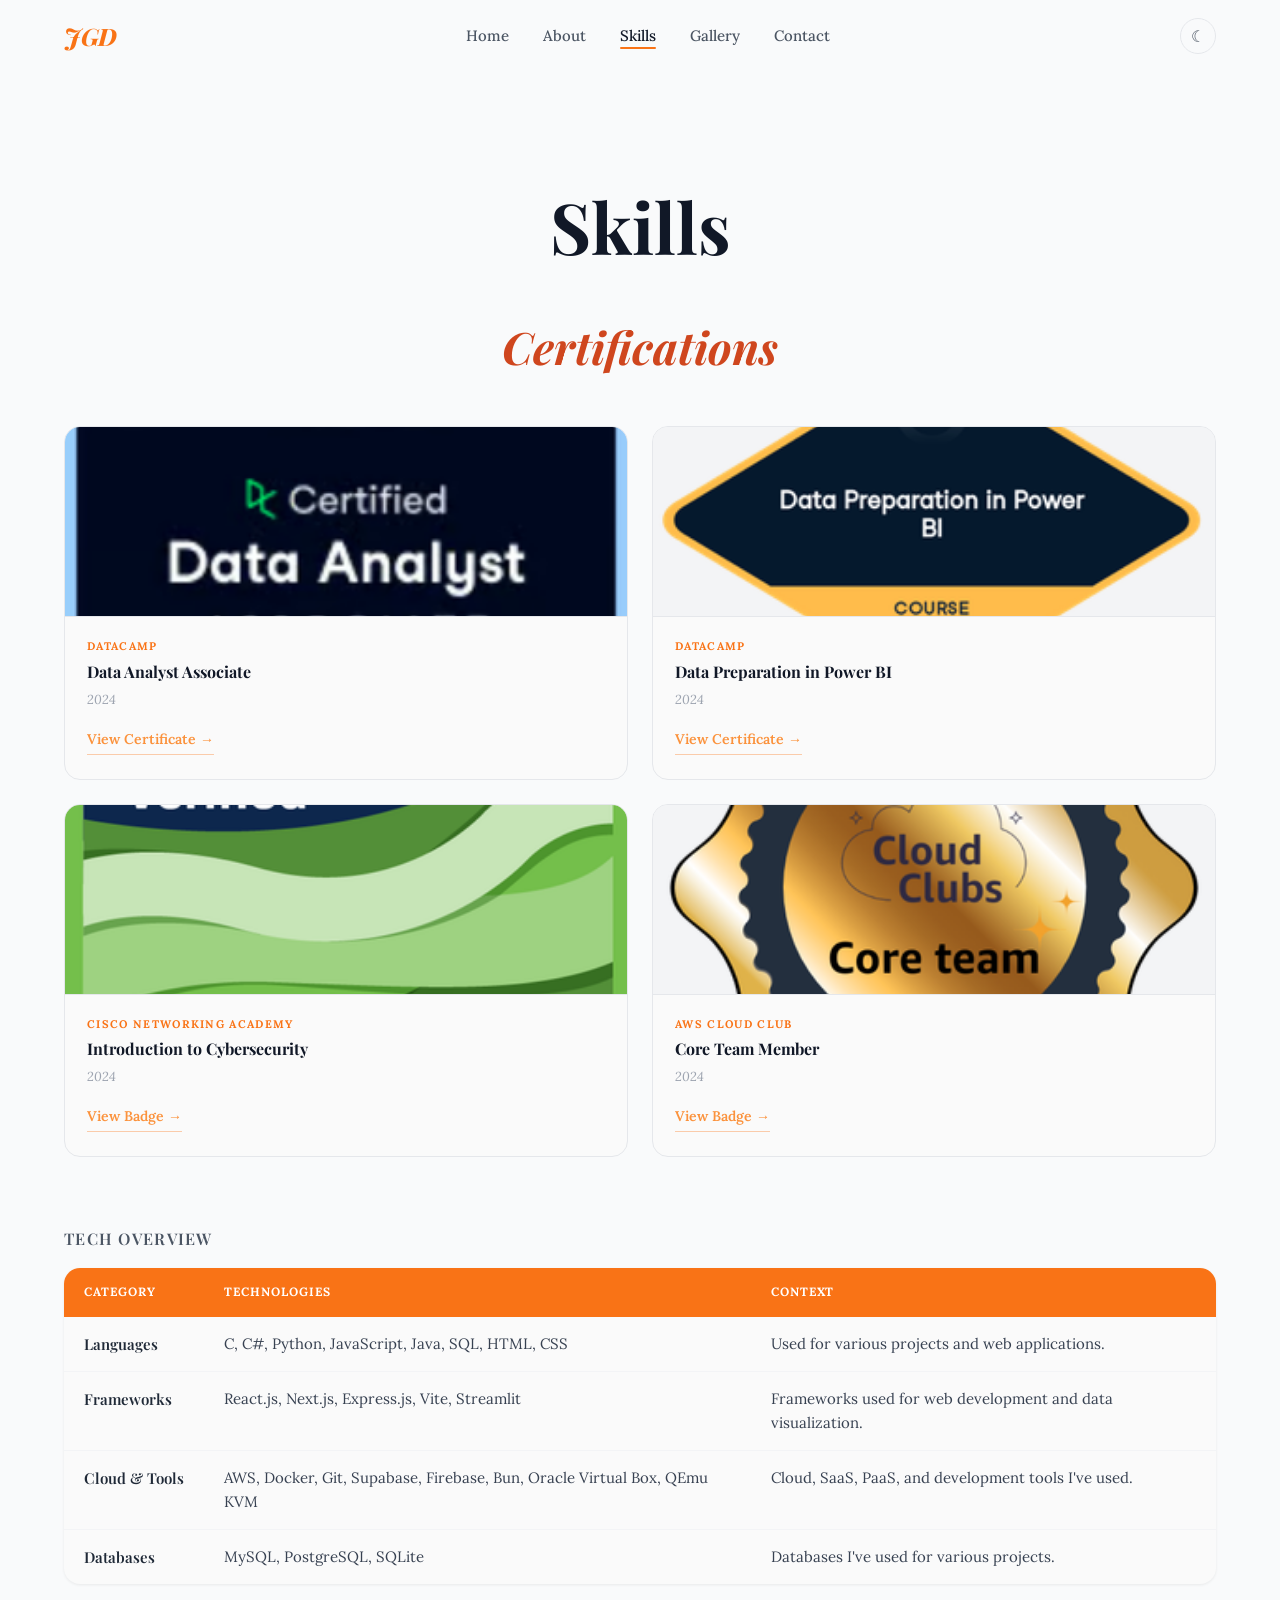
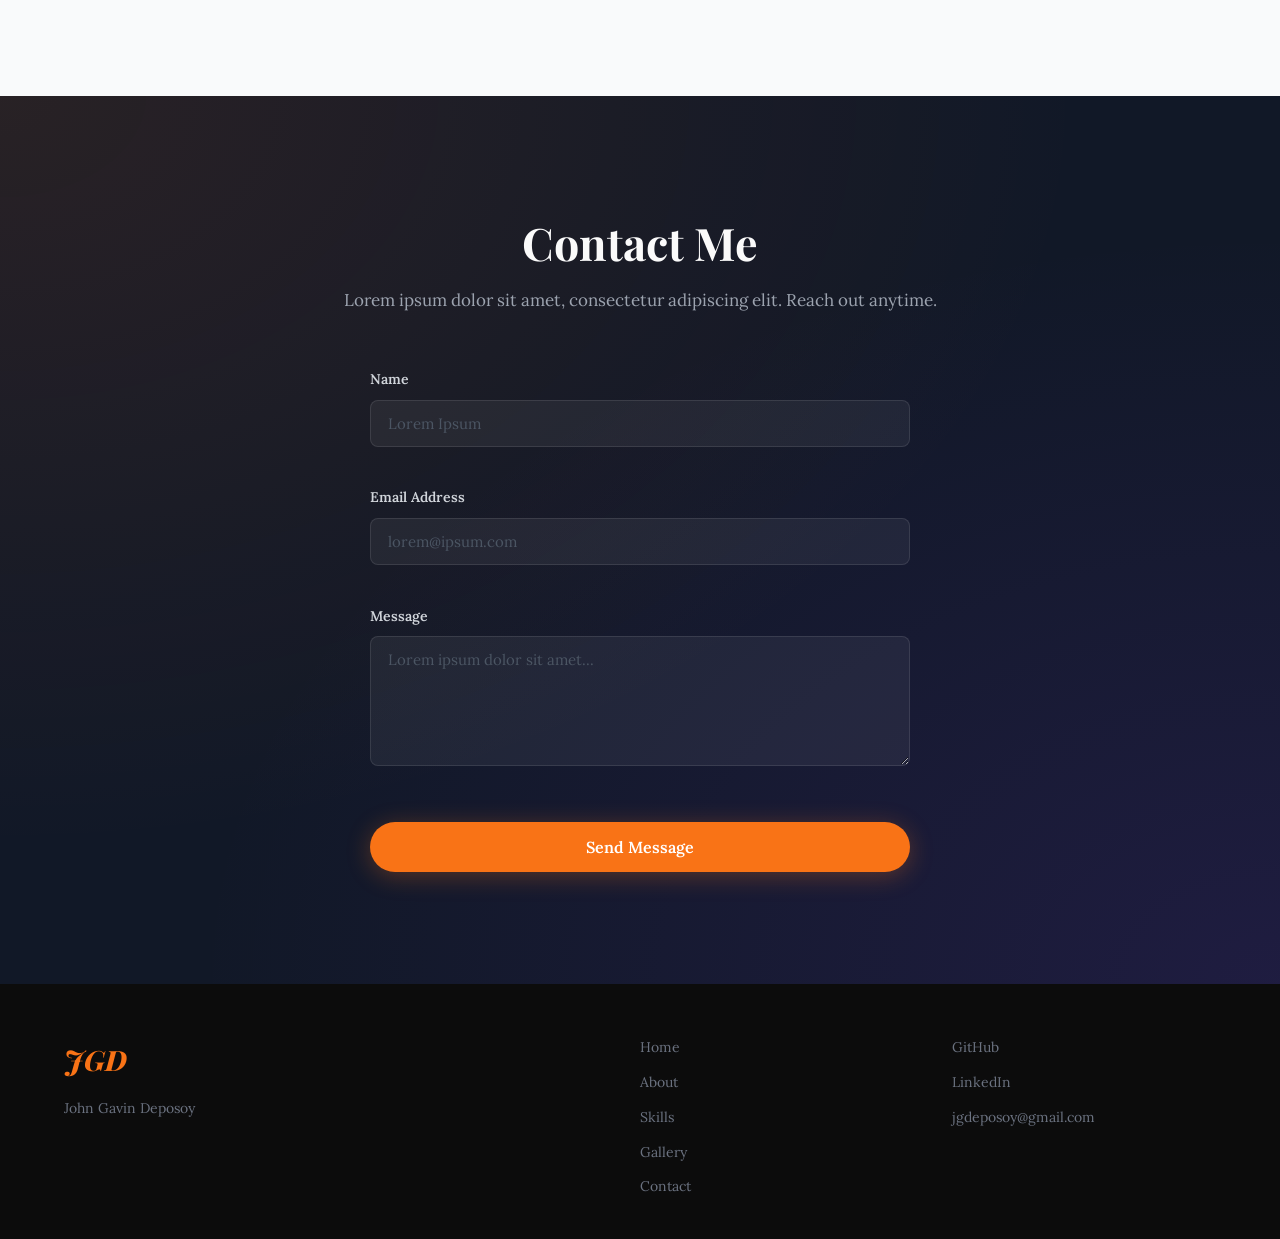
<file: skills.html>
<!DOCTYPE html>
<html lang="en">

<head>
    <meta charset="UTF-8">
    <meta name="viewport" content="width=device-width, initial-scale=1.0">
    <meta name="description"
        content="Skills and certifications of John Gavin Deposoy - web development, cloud, databases, and more.">
    <meta name="author" content="John Gavin Deposoy">
    <title>Skills | John Gavin Deposoy</title>
    <link rel="preconnect" href="https://fonts.googleapis.com">
    <link rel="preconnect" href="https://fonts.gstatic.com" crossorigin>
    <link
        href="https://fonts.googleapis.com/css2?family=Playfair+Display:ital,wght@0,400;0,600;0,700;0,800;1,400;1,600&family=Lora:ital,wght@0,400;0,500;0,600;1,400;1,500&display=swap"
        rel="stylesheet">
    <link rel="stylesheet" href="css/style.css">
    <link rel="stylesheet" href="css/responsive.css">
    <link rel="icon" href="images/favicon.svg" type="image/svg+xml">
</head>

<body>

    <div id="cursor-dot" aria-hidden="true"></div>
    <div id="cursor-ring" aria-hidden="true"></div>

    <!-- ============================================================
         NAVIGATION
         ============================================================ -->
    <header id="main-header">
        <nav class="navbar container">
            <a href="index.html" class="nav-logo">JGD</a>
            <ul class="nav-links" id="nav-links" role="list">
                <li><a href="index.html" class="nav-link">Home</a></li>
                <li><a href="about.html" class="nav-link">About</a></li>
                <li><a href="skills.html" class="nav-link active">Skills</a></li>
                <li><a href="gallery.html" class="nav-link">Gallery</a></li>
                <li><a href="#contact" class="nav-link">Contact</a></li>
            </ul>
            <div class="nav-actions">
                <button class="dark-mode-toggle" id="dark-mode-toggle" aria-label="Switch to dark mode">
                    <span id="theme-icon">&#9790;</span>
                </button>
                <button class="nav-toggle" id="nav-toggle" aria-label="Toggle navigation" aria-expanded="false">
                    <span></span><span></span><span></span>
                </button>
            </div>
        </nav>
    </header>


    <!-- ============================================================
         SKILLS + CERTIFICATIONS
         ============================================================ -->
    <section id="skills" class="skills-section" style="padding-top: calc(var(--nav-height) + var(--section-pad));">
        <div class="container">

            <div class="section-intro centered">
                <h1>Skills</h1>
                </p>
            </div>

            <!-- Certifications grid -->
            <div class="section-intro centered reveal">
                <h2 style="color: #cf461e; font-style: italic">Certifications</h2>
            </div>

            <div class="certs-grid reveal">

                <div class="cert-card">
                    <div class="cert-img-wrap">
                        <img src="images/certs/cert-1.png" alt="DataCamp Data Analyst Associate certificate"
                            class="cert-img">
                    </div>
                    <div class="cert-info">
                        <span class="cert-issuer">DataCamp</span>
                        <h4>Data Analyst Associate</h4>
                        <span class="cert-date">2024</span>
                        <a href="https://www.datacamp.com/certificate/DAA0011624961247" target="_blank"
                            rel="noopener noreferrer" class="project-link">View Certificate &rarr;</a>
                    </div>
                </div>

                <div class="cert-card">
                    <div class="cert-img-wrap">
                        <img src="images/certs/cert-2.png" alt="DataCamp Data Preparation in Power BI certificate"
                            class="cert-img">
                    </div>
                    <div class="cert-info">
                        <span class="cert-issuer">DataCamp</span>
                        <h4>Data Preparation in Power BI</h4>
                        <span class="cert-date">2024</span>
                        <a href="https://www.datacamp.com/completed/statement-of-accomplishment/course/228ca9934a81f7d0c47942391a00f47b92155812"
                            target="_blank" rel="noopener noreferrer" class="project-link">View Certificate &rarr;</a>
                    </div>
                </div>

                <div class="cert-card">
                    <div class="cert-img-wrap">
                        <img src="images/certs/cert-3.png" alt="Cisco Introduction to Cybersecurity certificate"
                            class="cert-img">
                    </div>
                    <div class="cert-info">
                        <span class="cert-issuer">Cisco Networking Academy</span>
                        <h4>Introduction to Cybersecurity</h4>
                        <span class="cert-date">2024</span>
                        <a href="https://www.credly.com/badges/65c78cf1-364b-4506-a872-40ea90bcc8a6/" target="_blank"
                            rel="noopener noreferrer" class="project-link">View Badge &rarr;</a>
                    </div>
                </div>

                <div class="cert-card">
                    <div class="cert-img-wrap">
                        <img src="images/certs/cert-4.png" alt="AWS Cloud Club Core Team badge" class="cert-img">
                    </div>
                    <div class="cert-info">
                        <span class="cert-issuer">AWS Cloud Club</span>
                        <h4>Core Team Member</h4>
                        <span class="cert-date">2024</span>
                        <a href="https://www.credly.com/badges/b948969b-6c21-438b-a92f-caedc8c862ef/public_url"
                            target="_blank" rel="noopener noreferrer" class="project-link">View Badge &rarr;</a>
                    </div>
                </div>

            </div>

            <!-- Tech overview table -->
            <div class="skills-table-wrap reveal">
                <h3>Tech Overview</h3>
                <table class="skills-table">
                    <thead>
                        <tr>
                            <th scope="col">Category</th>
                            <th scope="col">Technologies</th>
                            <th scope="col">Context</th>
                        </tr>
                    </thead>
                    <tbody>
                        <tr>
                            <td>Languages</td>
                            <td>C, C#, Python, JavaScript, Java, SQL, HTML, CSS</td>
                            <td>Used for various projects and web applications.</td>
                        </tr>
                        <tr>
                            <td>Frameworks</td>
                            <td>React.js, Next.js, Express.js, Vite, Streamlit</td>
                            <td>Frameworks used for web development and data visualization.</td>
                        </tr>
                        <tr>
                            <td>Cloud &amp; Tools</td>
                            <td>AWS, Docker, Git, Supabase, Firebase, Bun, Oracle Virtual Box, QEmu KVM</td>
                            <td>Cloud, SaaS, PaaS, and development tools I've used.</td>
                        </tr>
                        <tr>
                            <td>Databases</td>
                            <td>MySQL, PostgreSQL, SQLite</td>
                            <td>Databases I've used for various projects.</td>
                        </tr>
                    </tbody>
                </table>
            </div>

        </div>
    </section>


    <!-- ============================================================
         CONTACT
         ============================================================ -->
    <section id="contact" class="contact-section reveal">
        <div class="container">
            <div class="section-intro centered">
                <h2>Contact Me</h2>
                <p>Lorem ipsum dolor sit amet, consectetur adipiscing elit. Reach out anytime.</p>
            </div>
            <form id="contact-form" class="contact-form" novalidate>
                <div class="form-group">
                    <label for="contact-name">Name</label>
                    <input type="text" id="contact-name" name="name" placeholder="Lorem Ipsum" required
                        autocomplete="name">
                    <span class="form-error" id="error-name" aria-live="polite"></span>
                </div>
                <div class="form-group">
                    <label for="contact-email">Email Address</label>
                    <input type="email" id="contact-email" name="email" placeholder="lorem@ipsum.com" required
                        autocomplete="email">
                    <span class="form-error" id="error-email" aria-live="polite"></span>
                </div>
                <div class="form-group">
                    <label for="contact-message">Message</label>
                    <textarea id="contact-message" name="message" rows="5" placeholder="Lorem ipsum dolor sit amet..."
                        required></textarea>
                    <span class="form-error" id="error-message" aria-live="polite"></span>
                </div>
                <button type="submit" class="btn btn-primary btn-submit" id="submit-btn">Send Message</button>
            </form>
        </div>
    </section>


    <!-- ============================================================
         FOOTER
         ============================================================ -->
    <footer class="footer">
        <div class="container footer-inner">
            <div class="footer-brand">
                <span class="footer-logo">JGD</span>
                <p>John Gavin Deposoy</p>
            </div>
            <nav class="footer-links" aria-label="Footer navigation">
                <a href="index.html">Home</a>
                <a href="about.html">About</a>
                <a href="skills.html">Skills</a>
                <a href="gallery.html">Gallery</a>
                <a href="#contact">Contact</a>
            </nav>
            <div class="footer-socials">
                <a href="https://github.com/paisenpai" target="_blank" rel="noopener noreferrer">GitHub</a>
                <a href="https://www.linkedin.com/in/johngavindeposoy/" target="_blank"
                    rel="noopener noreferrer">LinkedIn</a>
                <a href="mailto:jgdeposoy@gmail.com">jgdeposoy@gmail.com</a>
            </div>
        </div>
    </footer>

    <button id="back-to-top" class="back-to-top" aria-label="Back to top">&#8593;</button>

    <script src="js/script.js"></script>

</body>

</html>
</file>
<file: css/style.css>
/* ================================================================
   style.css - Core styles for John Gavin Deposoy portfolio
   Multi-page: index.html, about.html, skills.html, gallery.html
   Fonts: Playfair Display (headings) + Lora (body)
   Colors: orange accent, purple highlights, white base
   No gradient text - all text is solid color
   ================================================================ */

@import url('https://fonts.googleapis.com/css2?family=Playfair+Display:ital,wght@0,400;0,600;0,700;0,800;1,400;1,600&family=Lora:ital,wght@0,400;0,500;0,600;1,400;1,500&display=swap');


/* ----------------------------------------------------------------
   DESIGN TOKENS
   ---------------------------------------------------------------- */
:root {
    --orange: #F97316;
    --orange-light: #FB923C;
    --orange-dark: #EA580C;
    --purple: #7C3AED;
    --purple-light: #A855F7;
    --purple-dark: #5B21B6;
    --white: #FAFAFA;
    --gray-50: #F9FAFB;
    --gray-100: #F3F4F6;
    --gray-200: #E5E7EB;
    --gray-300: #D1D5DB;
    --gray-400: #9CA3AF;
    --gray-500: #6B7280;
    --gray-600: #4B5563;
    --gray-700: #374151;
    --gray-800: #1F2937;
    --gray-900: #111827;

    /* gradients used on borders, buttons, table headers - NOT on text */
    --grad-main: linear-gradient(135deg, var(--orange), var(--orange));
    --grad-alt: linear-gradient(135deg, var(--orange), var(--orange));

    --font-heading: 'Playfair Display', Georgia, serif;
    --font-body: 'Lora', Georgia, serif;

    --transition: all 0.3s cubic-bezier(0.4, 0, 0.2, 1);
    --transition-fast: all 0.15s ease;

    --shadow-sm: 0 1px 3px rgba(0, 0, 0, 0.07);
    --shadow-md: 0 4px 16px rgba(0, 0, 0, 0.10);
    --shadow-lg: 0 8px 32px rgba(0, 0, 0, 0.13);
    --shadow-orange: 0 4px 24px rgba(249, 115, 22, 0.30);
    --shadow-purple: 0 4px 24px rgba(124, 58, 237, 0.22);

    --radius-sm: 8px;
    --radius-md: 16px;
    --radius-lg: 24px;
    --radius-full: 9999px;

    --nav-height: 72px;
    --section-pad: 96px;
    --container-w: 1200px;
}


/* ----------------------------------------------------------------
   RESET + BASE
   ---------------------------------------------------------------- */
*,
*::before,
*::after {
    box-sizing: border-box;
    margin: 0;
    padding: 0;
}

html {
    scroll-behavior: smooth;
    font-size: 16px;
}

/* only hide cursor on true pointer devices */
@media (hover: hover) {

    body,
    button,
    a {
        cursor: none;
    }
}

body {
    font-family: var(--font-body);
    background: var(--white);
    color: var(--gray-800);
    line-height: 1.7;
    overflow-x: hidden;
}

img {
    max-width: 100%;
    height: auto;
    display: block;
}

a {
    text-decoration: none;
    color: inherit;
}

ul,
ol {
    list-style: none;
}

button {
    font-family: var(--font-body);
    border: none;
    background: none;
}


/* ----------------------------------------------------------------
   CUSTOM CURSOR
   ---------------------------------------------------------------- */
#cursor-dot {
    position: fixed;
    width: 8px;
    height: 8px;
    background: var(--orange);
    border-radius: 50%;
    pointer-events: none;
    z-index: 9999;
    transform: translate(-50%, -50%);
    transition: width 0.2s ease, height 0.2s ease, opacity 0.2s ease;
    opacity: 0;
}

#cursor-ring {
    position: fixed;
    width: 30px;
    height: 30px;
    border: 2px solid var(--purple);
    border-radius: 50%;
    pointer-events: none;
    z-index: 9998;
    transform: translate(-50%, -50%);
    transition: width 0.25s ease, height 0.25s ease,
        border-color 0.25s ease, opacity 0.2s ease;
    opacity: 0;
}

.cursor-active #cursor-dot,
.cursor-active #cursor-ring {
    opacity: 1;
}

.cursor-hover #cursor-dot {
    width: 12px;
    height: 12px;
}

.cursor-hover #cursor-ring {
    width: 44px;
    height: 44px;
    border-color: var(--orange);
}


/* ----------------------------------------------------------------
   CONTAINER
   ---------------------------------------------------------------- */
.container {
    width: 100%;
    max-width: var(--container-w);
    margin: 0 auto;
    padding: 0 24px;
}


/* ----------------------------------------------------------------
   TYPOGRAPHY
   ---------------------------------------------------------------- */
h1,
h2,
h3,
h4,
h5,
h6 {
    font-family: var(--font-heading);
    font-weight: 700;
    line-height: 1.2;
    color: var(--gray-900);
}

h1 {
    font-size: clamp(2.5rem, 5.5vw, 4.75rem);
}

h2 {
    font-size: clamp(1.875rem, 3.5vw, 2.875rem);
}

h3 {
    font-size: clamp(1.25rem, 2.5vw, 1.625rem);
}

h4 {
    font-size: 1.0625rem;
}

p {
    color: var(--gray-600);
    line-height: 1.8;
}

/* solid orange accent - used on hero name and section labels */
.accent-text {
    color: var(--orange);
}


/* ----------------------------------------------------------------
   UTILITY
   ---------------------------------------------------------------- */
.section-tag {
    display: inline-block;
    font-family: var(--font-body);
    font-size: 0.6875rem;
    font-weight: 600;
    letter-spacing: 0.13em;
    text-transform: uppercase;
    color: var(--orange);
    background: rgba(249, 115, 22, 0.08);
    border: 1px solid rgba(249, 115, 22, 0.22);
    border-radius: var(--radius-full);
    padding: 4px 16px;
    margin-bottom: 16px;
}

.section-intro {
    margin-bottom: 52px;
}

.section-intro.centered {
    text-align: center;
    max-width: 620px;
    margin-left: auto;
    margin-right: auto;
    margin-bottom: 52px;
}

.section-intro h2,
.section-intro h3 {
    margin: 8px 0 16px;
}

.section-intro p {
    font-size: 1.0625rem;
    color: var(--gray-500);
}

/* fade-in on scroll - JS adds .visible */
.reveal {
    opacity: 0;
    transform: translateY(28px);
    transition: opacity 0.65s ease, transform 0.65s ease;
}

.reveal.visible {
    opacity: 1;
    transform: none;
}


/* ----------------------------------------------------------------
   BUTTONS
   ---------------------------------------------------------------- */
.btn {
    display: inline-flex;
    align-items: center;
    gap: 8px;
    padding: 13px 28px;
    border-radius: var(--radius-full);
    font-family: var(--font-body);
    font-size: 0.9375rem;
    font-weight: 600;
    transition: var(--transition);
    white-space: nowrap;
}

.btn-primary {
    background: var(--orange);
    color: #fff;
    box-shadow: var(--shadow-orange);
}

.btn-primary:hover {
    box-shadow: 0 6px 30px rgba(249, 115, 22, 0.45);
    transform: translateY(-2px) scale(1.02);
}

.btn-outline {
    border: 2px solid var(--purple);
    color: var(--purple);
    background: transparent;
}

.btn-outline:hover {
    background: var(--purple);
    color: #fff;
    transform: translateY(-2px);
    box-shadow: var(--shadow-purple);
}


/* ----------------------------------------------------------------
   NAVIGATION
   ---------------------------------------------------------------- */
#main-header {
    position: fixed;
    top: 0;
    left: 0;
    right: 0;
    z-index: 1000;
    height: var(--nav-height);
    transition: var(--transition);
}

#main-header.scrolled {
    background: rgba(250, 250, 250, 0.92);
    backdrop-filter: blur(18px);
    -webkit-backdrop-filter: blur(18px);
    border-bottom: 1px solid var(--gray-200);
    box-shadow: var(--shadow-sm);
}

.navbar {
    display: flex;
    align-items: center;
    justify-content: space-between;
    height: var(--nav-height);
}

/* solid orange italic logo - no gradient text */
.nav-logo {
    font-family: var(--font-heading);
    font-size: 1.5rem;
    font-weight: 800;
    font-style: italic;
    color: var(--orange);
    letter-spacing: -0.02em;
    flex-shrink: 0;
}

.nav-links {
    display: flex;
    align-items: center;
    gap: 2px;
}

.nav-link {
    font-family: var(--font-body);
    font-size: 0.9375rem;
    font-weight: 500;
    color: var(--gray-600);
    padding: 8px 16px;
    border-radius: var(--radius-full);
    transition: var(--transition);
    position: relative;
}

.nav-link::after {
    content: '';
    position: absolute;
    bottom: 4px;
    left: 50%;
    width: 0;
    height: 2px;
    background: var(--orange);
    border-radius: 1px;
    transform: translateX(-50%);
    transition: width 0.3s ease;
}

.nav-link:hover,
.nav-link.active {
    color: var(--gray-900);
}

.nav-link:hover::after,
.nav-link.active::after {
    width: calc(100% - 32px);
}

.nav-toggle {
    display: none;
    flex-direction: column;
    gap: 5px;
    padding: 6px;
}

.nav-toggle span {
    display: block;
    width: 22px;
    height: 2px;
    background: var(--gray-700);
    border-radius: 2px;
    transition: var(--transition);
}

.nav-toggle.open span:nth-child(1) {
    transform: translateY(7px) rotate(45deg);
}

.nav-toggle.open span:nth-child(2) {
    opacity: 0;
    transform: scaleX(0);
}

.nav-toggle.open span:nth-child(3) {
    transform: translateY(-7px) rotate(-45deg);
}


/* ----------------------------------------------------------------
   HERO SECTION (index.html)
   ---------------------------------------------------------------- */
.hero-section {
    min-height: 100vh;
    display: flex;
    align-items: center;
    padding: calc(var(--nav-height) + 40px) 0 72px;
    position: relative;
    overflow: hidden;
    background: var(--white);
}

.hero-bg-orb {
    position: absolute;
    border-radius: 50%;
    filter: blur(90px);
    pointer-events: none;
}

.orb-1 {
    width: 520px;
    height: 520px;
    background: var(--orange);
    top: -140px;
    right: -120px;
    opacity: 0.10;
}

.orb-2 {
    width: 420px;
    height: 420px;
    background: var(--purple);
    bottom: -100px;
    left: -100px;
    opacity: 0.08;
}

.hero-inner {
    display: grid;
    grid-template-columns: 1fr 1fr;
    align-items: center;
    gap: 56px;
    position: relative;
    z-index: 1;
}

.hero-tag {
    display: inline-block;
    font-family: var(--font-body);
    font-size: 0.75rem;
    font-weight: 600;
    letter-spacing: 0.12em;
    text-transform: uppercase;
    color: var(--purple);
    margin-bottom: 16px;
}

/* italic serif name, solid orange accent on surname */
.hero-name {
    font-weight: 800;
    font-style: italic;
    margin-bottom: 14px;
    line-height: 1.1;
}

.hero-name .accent-text {
    font-style: normal;
    color: var(--orange);
}

.hero-subtitle {
    font-family: var(--font-body);
    font-size: 1rem;
    font-weight: 500;
    color: var(--gray-500);
    margin-bottom: 20px;
}

.hero-intro {
    font-size: 1.0625rem;
    color: var(--gray-600);
    max-width: 460px;
    margin-bottom: 36px;
    line-height: 1.8;
}

.hero-actions {
    display: flex;
    gap: 14px;
    flex-wrap: wrap;
    margin-bottom: 40px;
}

.hero-socials {
    display: flex;
    gap: 8px;
    flex-wrap: wrap;
}

.social-link {
    font-family: var(--font-body);
    font-size: 0.8125rem;
    font-weight: 600;
    color: var(--gray-500);
    padding: 6px 16px;
    border: 1px solid var(--gray-200);
    border-radius: var(--radius-full);
    transition: var(--transition);
}

.social-link:hover {
    border-color: var(--orange);
    color: var(--orange);
    background: rgba(249, 115, 22, 0.05);
    transform: translateY(-1px);
}

.hero-image {
    display: flex;
    justify-content: center;
    align-items: center;
}

/* morphing blob frame - gradient is on the border, not text */
.profile-frame {
    position: relative;
    width: 340px;
    height: 340px;
    border-radius: 40% 60% 60% 40% / 40% 40% 60% 60%;
    background: var(--grad-main);
    padding: 4px;
    overflow: hidden;
    animation: morph 9s ease-in-out infinite;
    box-shadow: 0 16px 60px rgba(124, 58, 237, 0.18), 0 4px 20px rgba(249, 115, 22, 0.12);
}

@keyframes morph {

    0%,
    100% {
        border-radius: 40% 60% 60% 40% / 40% 40% 60% 60%;
    }

    25% {
        border-radius: 60% 40% 40% 60% / 60% 60% 40% 40%;
    }

    50% {
        border-radius: 50% 50% 60% 40% / 50% 60% 40% 50%;
    }

    75% {
        border-radius: 40% 60% 50% 50% / 40% 50% 60% 50%;
    }
}

.profile-img {
    width: 100%;
    height: 100%;
    object-fit: cover;
    border-radius: inherit;
    display: block;
}


/* ----------------------------------------------------------------
   PROJECTS LIST (accordion, dark section - index.html)
   ---------------------------------------------------------------- */
.projects-list-section {
    padding: var(--section-pad) 0;
    background: var(--gray-900);
    position: relative;
    overflow: hidden;
}

.projects-list-section::before {
    content: '';
    position: absolute;
    inset: 0;
    background:
        radial-gradient(ellipse at top right, rgba(124, 58, 237, 0.13), transparent 60%),
        radial-gradient(ellipse at bottom left, rgba(249, 115, 22, 0.10), transparent 60%);
    pointer-events: none;
}

.projects-list-section .section-intro {
    position: relative;
    z-index: 1;
}

.projects-list-section .section-intro h2 {
    color: var(--white);
}

.projects-list-section .section-intro p {
    color: var(--gray-400);
}

.accordion {
    position: relative;
    z-index: 1;
}

.accordion-item {
    border-bottom: 1px solid rgba(255, 255, 255, 0.07);
}

.accordion-item:first-child {
    border-top: 1px solid rgba(255, 255, 255, 0.07);
}

.accordion-header {
    width: 100%;
    display: flex;
    align-items: center;
    gap: 20px;
    padding: 24px 0;
    color: var(--white);
    font-family: var(--font-heading);
    font-size: 1.0625rem;
    font-weight: 600;
    text-align: left;
    transition: var(--transition);
}

.accordion-header:hover {
    color: var(--orange-light);
}

.acc-num {
    font-size: 0.6875rem;
    font-weight: 700;
    color: var(--orange);
    opacity: 0.65;
    min-width: 24px;
    font-variant-numeric: tabular-nums;
    flex-shrink: 0;
}

.acc-title {
    flex: 1;
    font-family: system-ui, -apple-system, BlinkMacSystemFont, 'Segoe UI', Arial, sans-serif;
    font-weight: 500;
}

.acc-tags {
    font-family: var(--font-body);
    font-size: 0.8125rem;
    font-weight: 400;
    color: var(--gray-500);
    flex-shrink: 0;
}

.acc-icon {
    width: 26px;
    height: 26px;
    border: 1.5px solid rgba(255, 255, 255, 0.18);
    border-radius: 50%;
    position: relative;
    flex-shrink: 0;
    transition: var(--transition);
}

.acc-icon::before {
    content: '';
    position: absolute;
    width: 10px;
    height: 1.5px;
    background: var(--gray-300);
    top: 50%;
    left: 50%;
    transform: translate(-50%, -50%);
    transition: background 0.25s;
}

.acc-icon::after {
    content: '';
    position: absolute;
    width: 1.5px;
    height: 10px;
    background: var(--gray-300);
    top: 50%;
    left: 50%;
    transform: translate(-50%, -50%);
    transition: transform 0.3s ease, opacity 0.3s ease;
}

.accordion-item.open .acc-icon {
    border-color: var(--orange);
    background: rgba(249, 115, 22, 0.12);
}

.accordion-item.open .acc-icon::before {
    background: var(--orange);
}

.accordion-item.open .acc-icon::after {
    opacity: 0;
    transform: translate(-50%, -50%) scaleY(0);
}

.accordion-body {
    max-height: 0;
    overflow: hidden;
    transition: max-height 0.48s cubic-bezier(0.4, 0, 0.2, 1);
}

.accordion-body-inner {
    padding: 4px 0 28px 44px;
}

.accordion-body p {
    color: rgba(255, 255, 255, 0.82);
    font-size: 0.9375rem;
    margin-bottom: 16px;
    line-height: 1.75;
}

/* project preview image - shown when accordion item is expanded */
.acc-project-img {
    width: 100%;
    max-width: 560px;
    height: 220px;
    object-fit: cover;
    border-radius: var(--radius-md);
    margin: 0 auto 18px;
    display: block;
    border: 1px solid rgba(255, 255, 255, 0.06);
}

/* center project link inside accordion body */
.accordion-body-inner .project-link {
    display: block;
    width: -webkit-fit-content;
    width: fit-content;
    margin: 0 auto;
}

.project-link {
    display: inline-flex;
    align-items: center;
    gap: 6px;
    font-family: var(--font-body);
    font-size: 0.875rem;
    font-weight: 600;
    color: var(--orange-light);
    border-bottom: 1px solid rgba(249, 115, 22, 0.35);
    padding-bottom: 2px;
    transition: var(--transition);
}

.project-link:hover {
    color: var(--orange);
    border-bottom-color: var(--orange);
    gap: 10px;
}


/* ----------------------------------------------------------------
   ABOUT SECTION (about.html)
   ---------------------------------------------------------------- */
.about-section {
    padding: var(--section-pad) 0;
    background: var(--white);
}

.about-grid {
    display: grid;
    grid-template-columns: 1fr 1fr;
    gap: 64px;
}

.about-col h3 {
    font-size: 0.75rem;
    font-weight: 600;
    text-transform: uppercase;
    letter-spacing: 0.12em;
    color: var(--purple);
    font-family: var(--font-body);
    margin-top: 36px;
    margin-bottom: 14px;
}

.about-col h3:first-child {
    margin-top: 0;
}

.about-col p {
    font-size: 0.9375rem;
    margin-bottom: 12px;
}

.about-list {
    display: flex;
    flex-direction: column;
    gap: 12px;
}

.about-list li {
    padding-left: 18px;
    position: relative;
    color: var(--gray-600);
    font-size: 0.9375rem;
    line-height: 1.6;
}

.about-list li::before {
    content: '';
    position: absolute;
    left: 0;
    top: 9px;
    width: 6px;
    height: 6px;
    background: var(--orange);
    border-radius: 50%;
}

.about-list li strong {
    display: block;
    font-family: var(--font-heading);
    font-weight: 600;
    color: var(--gray-800);
    font-size: 0.9375rem;
}

.about-list li span {
    display: block;
    font-size: 0.875rem;
    color: var(--gray-500);
}

.list-meta {
    font-size: 0.8125rem !important;
    color: var(--orange) !important;
    font-weight: 500 !important;
}

.hobbies-list li::before {
    background: var(--purple-light);
}


/* ----------------------------------------------------------------
   SKILLS / CERTIFICATIONS (skills.html)
   ---------------------------------------------------------------- */
.skills-section {
    padding: var(--section-pad) 0;
    background: var(--gray-50);
}

/* simple unordered tech list above the certs */
.tech-list-wrap {
    margin-bottom: 64px;
}

.tech-list-wrap h3 {
    font-family: var(--font-heading);
    font-size: 1.125rem;
    color: var(--gray-800);
    margin-bottom: 20px;
}

.tech-list {
    list-style: disc;
    padding-left: 22px;
    display: flex;
    flex-direction: column;
    gap: 10px;
    font-size: 0.9375rem;
    color: var(--gray-600);
    font-family: var(--font-body);
    line-height: 1.7;
}

/* certifications grid - 2 columns */
.certs-grid {
    display: grid;
    grid-template-columns: repeat(2, 1fr);
    gap: 24px;
    margin-bottom: 64px;
}

.cert-card {
    background: var(--white);
    border: 1px solid var(--gray-200);
    border-radius: var(--radius-md);
    overflow: hidden;
    transition: var(--transition);
    position: relative;
}

/* top accent bar slides in on hover */
.cert-card::before {
    content: '';
    position: absolute;
    top: 0;
    left: 0;
    right: 0;
    height: 3px;
    background: var(--grad-main);
    transform: scaleX(0);
    transform-origin: left;
    transition: transform 0.35s ease;
}

.cert-card:hover {
    transform: translateY(-5px);
    box-shadow: var(--shadow-lg);
    border-color: transparent;
}

.cert-card:hover::before {
    transform: scaleX(1);
}

.cert-img-wrap {
    background: var(--gray-100);
    overflow: hidden;
    height: 190px;
    border-bottom: 1px solid var(--gray-200);
}

.cert-img {
    width: 100%;
    height: 100%;
    object-fit: cover;
    display: block;
}

.cert-info {
    padding: 20px 22px 24px;
}

.cert-issuer {
    display: block;
    font-family: var(--font-body);
    font-size: 0.6875rem;
    font-weight: 700;
    letter-spacing: 0.12em;
    text-transform: uppercase;
    color: var(--orange);
    margin-bottom: 6px;
}

.cert-info h4 {
    font-family: var(--font-heading);
    font-size: 1rem;
    font-weight: 700;
    color: var(--gray-900);
    margin-bottom: 6px;
    line-height: 1.3;
}

.cert-date {
    display: block;
    font-size: 0.8125rem;
    color: var(--gray-400);
    font-style: italic;
    margin-bottom: 14px;
}

/* tech overview table */
.skills-table-wrap {
    padding-top: 8px;
}

.skills-table-wrap h3 {
    font-family: var(--font-heading);
    font-size: 1rem;
    font-weight: 600;
    color: var(--gray-600);
    text-transform: uppercase;
    letter-spacing: 0.08em;
    margin-bottom: 20px;
}

.skills-table {
    width: 100%;
    border-collapse: collapse;
    font-size: 0.9375rem;
    background: var(--white);
    border-radius: var(--radius-md);
    overflow: hidden;
    box-shadow: var(--shadow-sm);
}

.skills-table thead {
    background: var(--grad-main);
}

.skills-table thead th {
    padding: 14px 20px;
    text-align: left;
    font-family: var(--font-body);
    font-size: 0.75rem;
    font-weight: 700;
    color: #ffffff;
    letter-spacing: 0.08em;
    text-transform: uppercase;
}

.skills-table tbody tr {
    border-bottom: 1px solid var(--gray-100);
    transition: background 0.15s;
}

.skills-table tbody tr:last-child {
    border-bottom: none;
}

.skills-table tbody tr:hover {
    background: rgba(249, 115, 22, 0.04);
}

.skills-table td {
    padding: 15px 20px;
    color: var(--gray-700);
    vertical-align: top;
    line-height: 1.6;
}

.skills-table td:first-child {
    font-family: var(--font-heading);
    font-weight: 600;
    color: var(--black);
    white-space: nowrap;
}


/* ----------------------------------------------------------------
   PROJECT GALLERY (gallery.html)
   ---------------------------------------------------------------- */
.gallery-section {
    padding: var(--section-pad) 0;
    background: var(--white);
}

/* featured project: image left, text right */
.gallery-featured {
    display: grid;
    grid-template-columns: 11fr 9fr;
    gap: 56px;
    align-items: center;
    margin-bottom: 96px;
}

.featured-img-wrap {
    border-radius: var(--radius-lg);
    overflow: hidden;
    box-shadow: var(--shadow-lg);
    background: var(--gray-100);
}

.featured-img {
    width: 100%;
    height: 420px;
    object-fit: cover;
    display: block;
}

.img-caption {
    padding: 11px 20px;
    font-family: var(--font-body);
    font-size: 0.8125rem;
    font-weight: 500;
    color: var(--gray-500);
    background: var(--white);
    border-top: 1px solid var(--gray-100);
    text-align: center;
}

.img-caption a {
    color: var(--orange);
    font-weight: 600;
    transition: var(--transition-fast);
}

.img-caption a:hover {
    color: var(--orange-dark);
}

.featured-text .section-tag {
    margin-bottom: 10px;
}

.featured-text h3 {
    margin-bottom: 18px;
    color: var(--gray-900);
}

.featured-text p {
    margin-bottom: 12px;
    font-size: 0.9375rem;
}

.tech-tags {
    display: flex;
    flex-wrap: wrap;
    gap: 8px;
    margin: 22px 0 28px;
}

.tag {
    font-family: var(--font-body);
    font-size: 0.75rem;
    font-weight: 700;
    color: var(--purple);
    background: rgba(124, 58, 237, 0.08);
    border: 1px solid rgba(124, 58, 237, 0.18);
    border-radius: var(--radius-full);
    padding: 4px 13px;
}

/* secondary block centered above carousel */
.gallery-secondary {
    text-align: center;
    margin-bottom: 96px;
}

.gallery-secondary .section-intro {
    margin-bottom: 36px;
}


/* ----------------------------------------------------------------
   CAROUSEL
   ---------------------------------------------------------------- */
.carousel {
    position: relative;
    max-width: 780px;
    margin: 0 auto;
}

.carousel-wrapper {
    overflow: hidden;
    border-radius: var(--radius-lg);
    box-shadow: var(--shadow-lg);
    background: var(--gray-100);
}

.carousel-track {
    display: flex;
    transition: transform 0.46s cubic-bezier(0.4, 0, 0.2, 1);
    will-change: transform;
}

.carousel-slide {
    min-width: 100%;
    flex-shrink: 0;
    background: var(--gray-100);
}

.carousel-img {
    width: 100%;
    height: 340px;
    object-fit: cover;
    display: block;
}

.carousel-prev,
.carousel-next {
    position: absolute;
    top: 44%;
    width: 44px;
    height: 44px;
    border-radius: 50%;
    background: var(--white);
    border: 1.5px solid var(--gray-200);
    font-size: 1.0625rem;
    color: var(--gray-700);
    display: flex;
    align-items: center;
    justify-content: center;
    box-shadow: var(--shadow-md);
    transition: var(--transition);
    z-index: 2;
}

.carousel-prev {
    left: -22px;
}

.carousel-next {
    right: -22px;
}

.carousel-prev:hover,
.carousel-next:hover {
    background: var(--grad-main);
    border-color: transparent;
    color: #fff;
    box-shadow: var(--shadow-orange);
    transform: scale(1.08);
}

.carousel-dots {
    display: flex;
    justify-content: center;
    gap: 8px;
    margin-top: 20px;
}

.carousel-dot {
    width: 8px;
    height: 8px;
    border-radius: var(--radius-full);
    background: var(--gray-300);
    border: none;
    transition: var(--transition);
    padding: 0;
}

/* active dot expands to a short pill */
.carousel-dot.active {
    width: 26px;
    background: var(--orange);
}


/* ----------------------------------------------------------------
   VOLUNTEER WORK SECTION (gallery.html)
   ---------------------------------------------------------------- */
.volunteer-section {
    padding: var(--section-pad) 0;
    background: var(--gray-50);
}

.volunteer-grid {
    display: grid;
    grid-template-columns: 1fr 1fr;
    gap: 32px;
}

.volunteer-card {
    background: var(--white);
    border: 1px solid var(--gray-200);
    border-radius: var(--radius-lg);
    overflow: hidden;
    transition: var(--transition);
}

.volunteer-card:hover {
    transform: translateY(-5px);
    box-shadow: var(--shadow-lg);
    border-color: transparent;
}

.volunteer-img-wrap {
    background: var(--gray-100);
    overflow: hidden;
    height: 240px;
}

.volunteer-img {
    width: 100%;
    height: 100%;
    object-fit: cover;
    display: block;
    transition: transform 0.4s ease;
}

.volunteer-card:hover .volunteer-img {
    transform: scale(1.03);
}

.volunteer-info {
    padding: 22px 24px 26px;
}

.volunteer-org {
    display: block;
    font-family: var(--font-body);
    font-size: 0.6875rem;
    font-weight: 700;
    letter-spacing: 0.12em;
    text-transform: uppercase;
    color: var(--orange);
    margin-bottom: 7px;
}

.volunteer-info h4 {
    font-family: var(--font-heading);
    font-size: 1.125rem;
    font-weight: 700;
    color: var(--gray-900);
    margin-bottom: 5px;
    line-height: 1.3;
}

.volunteer-dates {
    display: block;
    font-size: 0.8125rem;
    color: var(--gray-400);
    font-style: italic;
    margin-bottom: 12px;
}

.volunteer-info p {
    font-size: 0.9375rem;
    color: var(--gray-600);
    margin-bottom: 16px;
    line-height: 1.65;
}


/* ----------------------------------------------------------------
   CONTACT SECTION (on every page)
   ---------------------------------------------------------------- */
.contact-section {
    padding: var(--section-pad) 0;
    background: var(--gray-900);
    position: relative;
    overflow: hidden;
}

.contact-section::before {
    content: '';
    position: absolute;
    inset: 0;
    background:
        radial-gradient(ellipse at top left, rgba(249, 115, 22, 0.10), transparent 60%),
        radial-gradient(ellipse at bottom right, rgba(124, 58, 237, 0.13), transparent 60%);
    pointer-events: none;
}

.contact-section .section-intro { position: relative; z-index: 1; }
.contact-section .section-intro h1,
.contact-section .section-intro h2 { color: var(--white); }
.contact-section .section-intro p  { color: var(--gray-400); }

.contact-form {
    max-width: 540px;
    margin: 0 auto;
    position: relative;
    z-index: 1;
}

.form-group {
    margin-bottom: 18px;
}

.form-group label {
    display: block;
    font-family: var(--font-body);
    font-size: 0.875rem;
    font-weight: 600;
    color: var(--gray-300);
    margin-bottom: 8px;
}

.form-group input,
.form-group textarea {
    width: 100%;
    padding: 13px 17px;
    background: rgba(255, 255, 255, 0.06);
    border: 1px solid rgba(255, 255, 255, 0.10);
    border-radius: var(--radius-sm);
    color: var(--white);
    font-family: var(--font-body);
    font-size: 0.9375rem;
    transition: var(--transition);
    outline: none;
}

.form-group input::placeholder,
.form-group textarea::placeholder {
    color: var(--gray-600);
}

.form-group input:focus,
.form-group textarea:focus {
    border-color: var(--orange);
    background: rgba(255, 255, 255, 0.09);
    box-shadow: 0 0 0 3px rgba(249, 115, 22, 0.15);
}

.form-group textarea {
    resize: vertical;
    min-height: 130px;
}

.btn-submit {
    width: 100%;
    justify-content: center;
    font-size: 1rem;
    padding: 15px;
    margin-top: 8px;
}


/* ----------------------------------------------------------------
   FOOTER (on every page, no copyright line)
   ---------------------------------------------------------------- */
.footer {
    background: #0c0c0c;
    padding: 52px 0 40px;
}

.footer-inner {
    display: grid;
    grid-template-columns: 2fr 1fr 1fr;
    gap: 48px;
}

/* solid orange italic logo in footer - no gradient */
.footer-brand .footer-logo {
    font-family: var(--font-heading);
    font-size: 1.75rem;
    font-weight: 800;
    font-style: italic;
    color: var(--orange);
    margin-bottom: 12px;
    display: block;
}

.footer-brand p {
    font-size: 0.875rem;
    color: var(--gray-500);
}

.footer-links,
.footer-socials {
    display: flex;
    flex-direction: column;
    gap: 11px;
}

.footer-links a,
.footer-socials a {
    font-family: var(--font-body);
    font-size: 0.875rem;
    color: var(--gray-500);
    transition: var(--transition-fast);
}

.footer-links a:hover,
.footer-socials a:hover {
    color: var(--orange-light);
}


/* ----------------------------------------------------------------
   NAV ACTIONS (dark mode toggle + hamburger grouped together)
   ---------------------------------------------------------------- */
.nav-actions {
    display: flex;
    align-items: center;
    gap: 8px;
    flex-shrink: 0;
}

/* dark mode toggle button - moon/sun icon in a circle */
.dark-mode-toggle {
    width: 36px;
    height: 36px;
    border-radius: 50%;
    border: 1.5px solid var(--gray-200);
    display: flex;
    align-items: center;
    justify-content: center;
    font-size: 1rem;
    color: var(--gray-600);
    transition: var(--transition);
    flex-shrink: 0;
    line-height: 1;
}

.dark-mode-toggle:hover {
    border-color: var(--orange);
    color: var(--orange);
    background: rgba(249, 115, 22, 0.06);
    transform: rotate(20deg);
}


/* ----------------------------------------------------------------
   BACK TO TOP BUTTON (button click event)
   Fixed floating button, appears after 400px scroll
   ---------------------------------------------------------------- */
.back-to-top {
    position: fixed;
    bottom: 32px;
    right: 32px;
    width: 48px;
    height: 48px;
    border-radius: 50%;
    background: var(--orange);
    color: #fff;
    font-size: 1.1875rem;
    display: flex;
    align-items: center;
    justify-content: center;
    box-shadow: var(--shadow-orange);
    opacity: 0;
    transform: translateY(14px);
    transition: opacity 0.3s ease, transform 0.3s ease, box-shadow 0.3s ease;
    pointer-events: none;
    z-index: 998;
    border: none;
}

.back-to-top.visible {
    opacity: 1;
    transform: translateY(0);
    pointer-events: auto;
}

.back-to-top:hover {
    box-shadow: var(--shadow-orange);
    transform: translateY(-3px);
}


/* ----------------------------------------------------------------
   FORM VALIDATION ERRORS (simple validation)
   ---------------------------------------------------------------- */
.form-error {
    display: block;
    font-family: var(--font-body);
    font-size: 0.8125rem;
    font-style: italic;
    color: #F87171;
    margin-top: 6px;
    min-height: 1.2em;
    transition: opacity 0.2s ease;
}

/* invalid field highlight */
.form-group input.invalid,
.form-group textarea.invalid {
    border-color: #EF4444 !important;
    background: rgba(239, 68, 68, 0.08) !important;
    box-shadow: 0 0 0 3px rgba(239, 68, 68, 0.15) !important;
}


/* ----------------------------------------------------------------
   DARK MODE
   Applied via body.dark-mode class, toggled by JS.
   Overrides light-mode backgrounds and text colors.
   The already-dark sections (accordion, contact) need no changes.
   ---------------------------------------------------------------- */
body.dark-mode {
    background: #111827;
    color: #F3F4F6;
}

/* headings */
body.dark-mode h1,
body.dark-mode h2,
body.dark-mode h3,
body.dark-mode h4,
body.dark-mode h5,
body.dark-mode h6 {
    color: #F9FAFB;
}

body.dark-mode p {
    color: #D1D5DB;
}

/* light sections get dark backgrounds */
body.dark-mode .hero-section {
    background: #111827;
}

body.dark-mode .about-section {
    background: #111827;
}

body.dark-mode .gallery-section {
    background: #111827;
}

body.dark-mode .skills-section {
    background: #161f2e;
}

body.dark-mode .volunteer-section {
    background: #161f2e;
}

/* nav */
body.dark-mode #main-header.scrolled {
    background: rgba(17, 24, 39, 0.94);
    border-bottom-color: rgba(255, 255, 255, 0.07);
}

body.dark-mode .nav-link {
    color: #9CA3AF;
}

body.dark-mode .nav-link:hover,
body.dark-mode .nav-link.active {
    color: #F9FAFB;
}

body.dark-mode .dark-mode-toggle {
    border-color: rgba(255, 255, 255, 0.14);
    color: #9CA3AF;
}

body.dark-mode .dark-mode-toggle:hover {
    border-color: var(--orange);
    color: var(--orange);
}

body.dark-mode .nav-toggle span {
    background: #D1D5DB;
}

/* mobile nav dropdown */
@media (max-width: 768px) {
    body.dark-mode .nav-links {
        background: rgba(17, 24, 39, 0.97);
        border-bottom-color: rgba(255, 255, 255, 0.07);
    }
}

/* hero */
body.dark-mode .hero-tag {
    color: var(--purple-light);
}

body.dark-mode .hero-subtitle {
    color: #9CA3AF;
}

body.dark-mode .hero-intro {
    color: #D1D5DB;
}

body.dark-mode .social-link {
    border-color: rgba(255, 255, 255, 0.12);
    color: #9CA3AF;
}

body.dark-mode .social-link:hover {
    border-color: var(--orange);
    color: var(--orange);
    background: rgba(249, 115, 22, 0.06);
}

/* cards */
body.dark-mode .cert-card,
body.dark-mode .volunteer-card {
    background: #1F2937;
    border-color: rgba(255, 255, 255, 0.07);
}

body.dark-mode .cert-img-wrap {
    background: #374151;
    border-bottom-color: rgba(255, 255, 255, 0.07);
}

body.dark-mode .volunteer-img-wrap {
    background: #374151;
}

/* gallery */
body.dark-mode .featured-img-wrap {
    background: #374151;
}

body.dark-mode .img-caption {
    background: #1F2937;
    border-top-color: rgba(255, 255, 255, 0.06);
    color: #9CA3AF;
}

body.dark-mode .tag {
    background: rgba(124, 58, 237, 0.22);
    border-color: rgba(124, 58, 237, 0.38);
    color: var(--purple-light);
}

body.dark-mode .carousel-wrapper {
    background: #374151;
}

body.dark-mode .carousel-slide {
    background: #374151;
}

body.dark-mode .carousel-prev,
body.dark-mode .carousel-next {
    background: #1F2937;
    border-color: rgba(255, 255, 255, 0.12);
    color: #D1D5DB;
}

body.dark-mode .carousel-dot {
    background: rgba(255, 255, 255, 0.20);
}

/* about */
body.dark-mode .about-col h3 {
    color: var(--purple-light);
}

body.dark-mode .about-list li {
    color: #D1D5DB;
}

body.dark-mode .about-list li strong {
    color: #F3F4F6;
}

body.dark-mode .about-list li span {
    color: #9CA3AF;
}

/* skills / certs */
body.dark-mode .tech-list-wrap h3 {
    color: #F3F4F6;
}

body.dark-mode .tech-list {
    color: #D1D5DB;
}

body.dark-mode .cert-info h4 {
    color: #F9FAFB;
}

body.dark-mode .cert-date {
    color: #6B7280;
}

/* table */
body.dark-mode .skills-table {
    background: #1F2937;
}

body.dark-mode .skills-table-wrap h3 {
    color: #6B7280;
}

body.dark-mode .skills-table tbody tr {
    border-bottom-color: rgba(255, 255, 255, 0.06);
}

body.dark-mode .skills-table tbody tr:hover {
    background: rgba(249, 115, 22, 0.06);
}

body.dark-mode .skills-table td {
    color: #E5E7EB;
}

/* volunteer */
body.dark-mode .volunteer-info h4 {
    color: #F9FAFB;
}

body.dark-mode .volunteer-dates {
    color: #6B7280;
}

body.dark-mode .volunteer-info p {
    color: #D1D5DB;
}

/* buttons */
body.dark-mode .btn-outline {
    border-color: var(--purple-light);
    color: var(--purple-light);
}

body.dark-mode .btn-outline:hover {
    background: var(--purple-light);
    color: #fff;
}

/* section tags - keep as-is, orange looks good on dark */

/* footer already dark - only minor tweaks */
body.dark-mode .footer {
    background: #070b12;
}
</file>
<file: css/responsive.css>
/* ================================================================
   responsive.css - Breakpoints for all screen sizes
   Mobile-first overrides at 480 / 768 / 1024 / 1280px
   ================================================================ */


/* ----------------------------------------------------------------
   LAPTOP (max 1024px)
   ---------------------------------------------------------------- */
@media (max-width: 1024px) {
    :root { --section-pad: 72px; }

    .profile-frame  { width: 280px; height: 280px; }
    .hero-inner     { gap: 36px; }
    .about-grid     { gap: 44px; }
    .gallery-featured { gap: 36px; }

    /* certs stay 2-col on tablet */
    .certs-grid     { grid-template-columns: repeat(2, 1fr); }

    /* volunteer grid stays 2-col on tablet */
    .volunteer-grid { grid-template-columns: repeat(2, 1fr); }

    .footer-inner {
        grid-template-columns: 1fr 1fr;
        gap: 32px;
    }

    .footer-brand { grid-column: 1 / -1; }

    /* hide tech tags in accordion to save width */
    .acc-tags { display: none; }
}


/* ----------------------------------------------------------------
   TABLET / LARGE PHONE (max 768px)
   ---------------------------------------------------------------- */
@media (max-width: 768px) {
    :root { --section-pad: 56px; }

    /* mobile nav: panel drops from top */
    .nav-links {
        position: fixed;
        top: var(--nav-height);
        left: 0;
        right: 0;
        background: rgba(250, 250, 250, 0.97);
        backdrop-filter: blur(16px);
        -webkit-backdrop-filter: blur(16px);
        flex-direction: column;
        align-items: flex-start;
        padding: 20px 24px 24px;
        gap: 2px;
        border-bottom: 1px solid var(--gray-200);
        box-shadow: var(--shadow-lg);
        transform: translateY(-110%);
        transition: transform 0.3s cubic-bezier(0.4, 0, 0.2, 1);
        z-index: 999;
    }

    .nav-links.open { transform: translateY(0); }
    .nav-toggle     { display: flex; }

    /* hero stacks: image on top, text below */
    .hero-inner {
        grid-template-columns: 1fr;
        text-align: center;
        gap: 40px;
    }

    .hero-text  { order: 2; }
    .hero-image { order: 1; }

    .hero-intro   { max-width: 100%; margin-left: auto; margin-right: auto; }
    .hero-actions { justify-content: center; }
    .hero-socials { justify-content: center; }
    .profile-frame { width: 210px; height: 210px; }

    /* about: single column */
    .about-grid { grid-template-columns: 1fr; gap: 0; }

    /* gallery featured: stacks */
    .gallery-featured { grid-template-columns: 1fr; margin-bottom: 64px; }
    .featured-img     { height: 260px; }

    /* certs: single column */
    .certs-grid { grid-template-columns: 1fr; }

    /* volunteer: single column */
    .volunteer-grid { grid-template-columns: 1fr; }

    /* carousel arrows stay inside */
    .carousel-prev { left:  8px; }
    .carousel-next { right: 8px; }

    /* footer: single column */
    .footer-inner  { grid-template-columns: 1fr; gap: 24px; }
    .footer-brand  { grid-column: auto; }
}


/* ----------------------------------------------------------------
   SMALL PHONE (max 480px)
   ---------------------------------------------------------------- */
@media (max-width: 480px) {
    :root { --section-pad: 48px; }

    h1 { font-size: 2.25rem; }
    h2 { font-size: 1.75rem; }
    h3 { font-size: 1.25rem; }

    /* hero buttons stack full-width */
    .hero-actions {
        flex-direction: column;
        align-items: center;
    }

    .btn { width: 100%; justify-content: center; }

    .profile-frame { width: 180px; height: 180px; }

    /* accordion slightly smaller text */
    .accordion-header { font-size: 0.9375rem; gap: 12px; }
    .accordion-body-inner { padding-left: 32px; }

    /* accordion project image shorter on small screens */
    .acc-project-img { height: 160px; }

    /* table scrolls horizontally on tiny screens */
    .skills-table-wrap { overflow-x: auto; }
    .skills-table      { font-size: 0.8125rem; min-width: 480px; }
    .skills-table td,
    .skills-table th   { padding: 11px 14px; }

    /* carousel image shorter */
    .carousel-img { height: 200px; }

    .carousel-prev,
    .carousel-next { width: 36px; height: 36px; font-size: 0.9rem; }

    /* footer links go inline */
    .footer-links,
    .footer-socials { flex-direction: row; flex-wrap: wrap; gap: 8px 16px; }
}


/* ----------------------------------------------------------------
   LARGE DESKTOP (min 1280px)
   ---------------------------------------------------------------- */
@media (min-width: 1280px) {
    :root { --section-pad: 112px; }

    .acc-tags { display: inline; }

    .profile-frame { width: 380px; height: 380px; }
    .hero-inner    { gap: 80px; }
    .featured-img  { height: 480px; }
}
</file>
